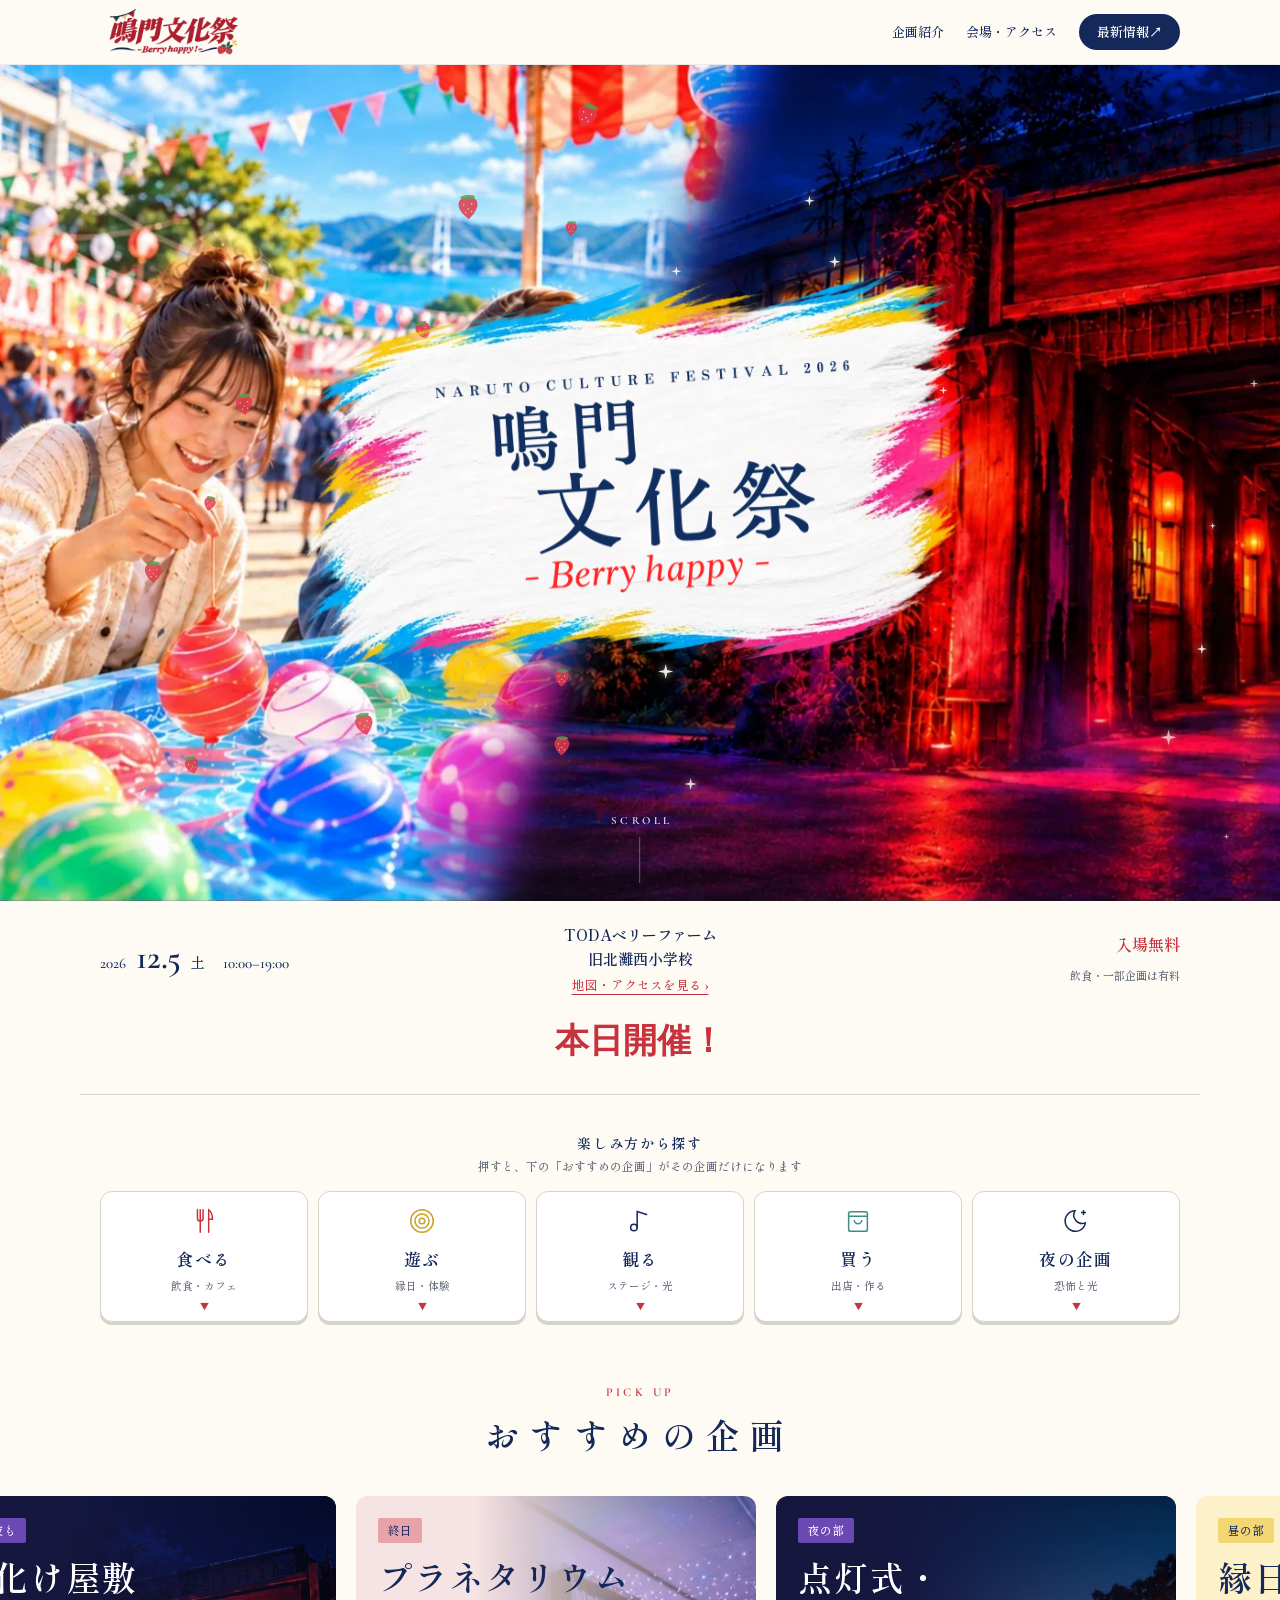
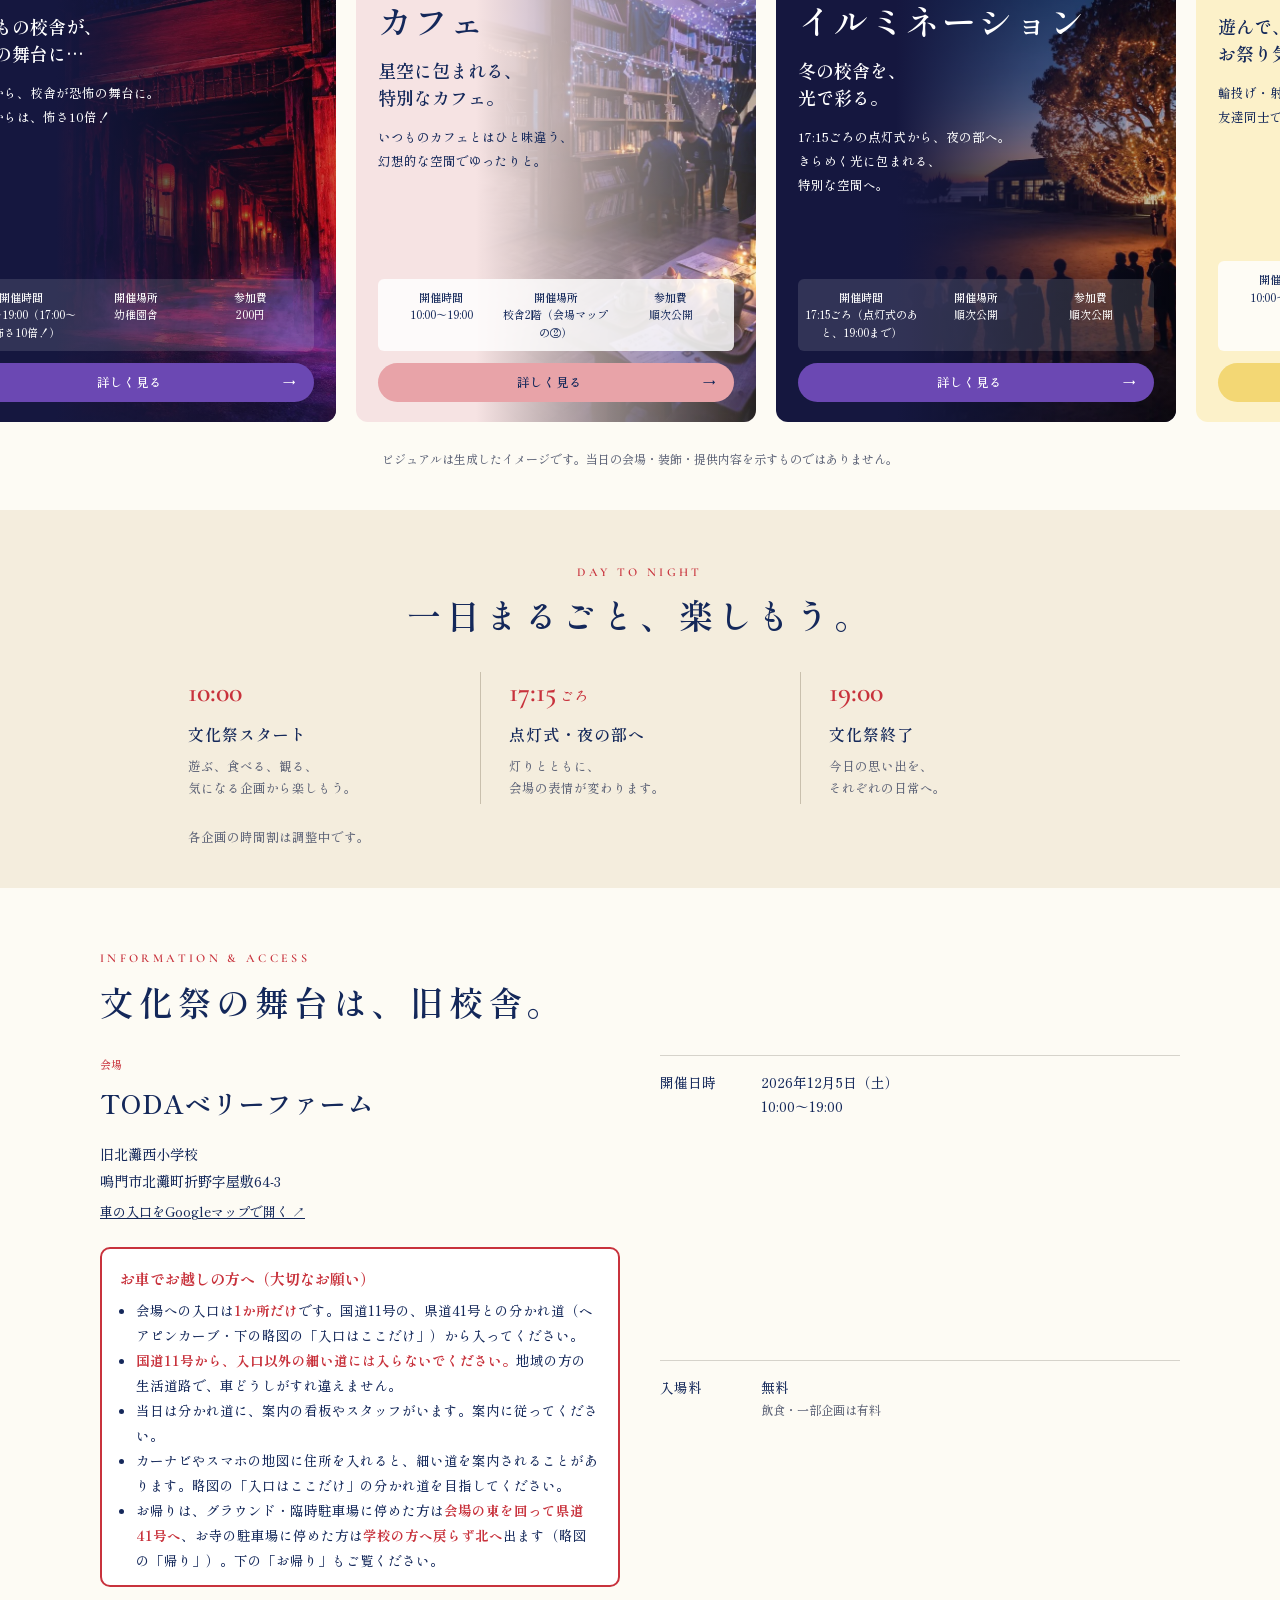
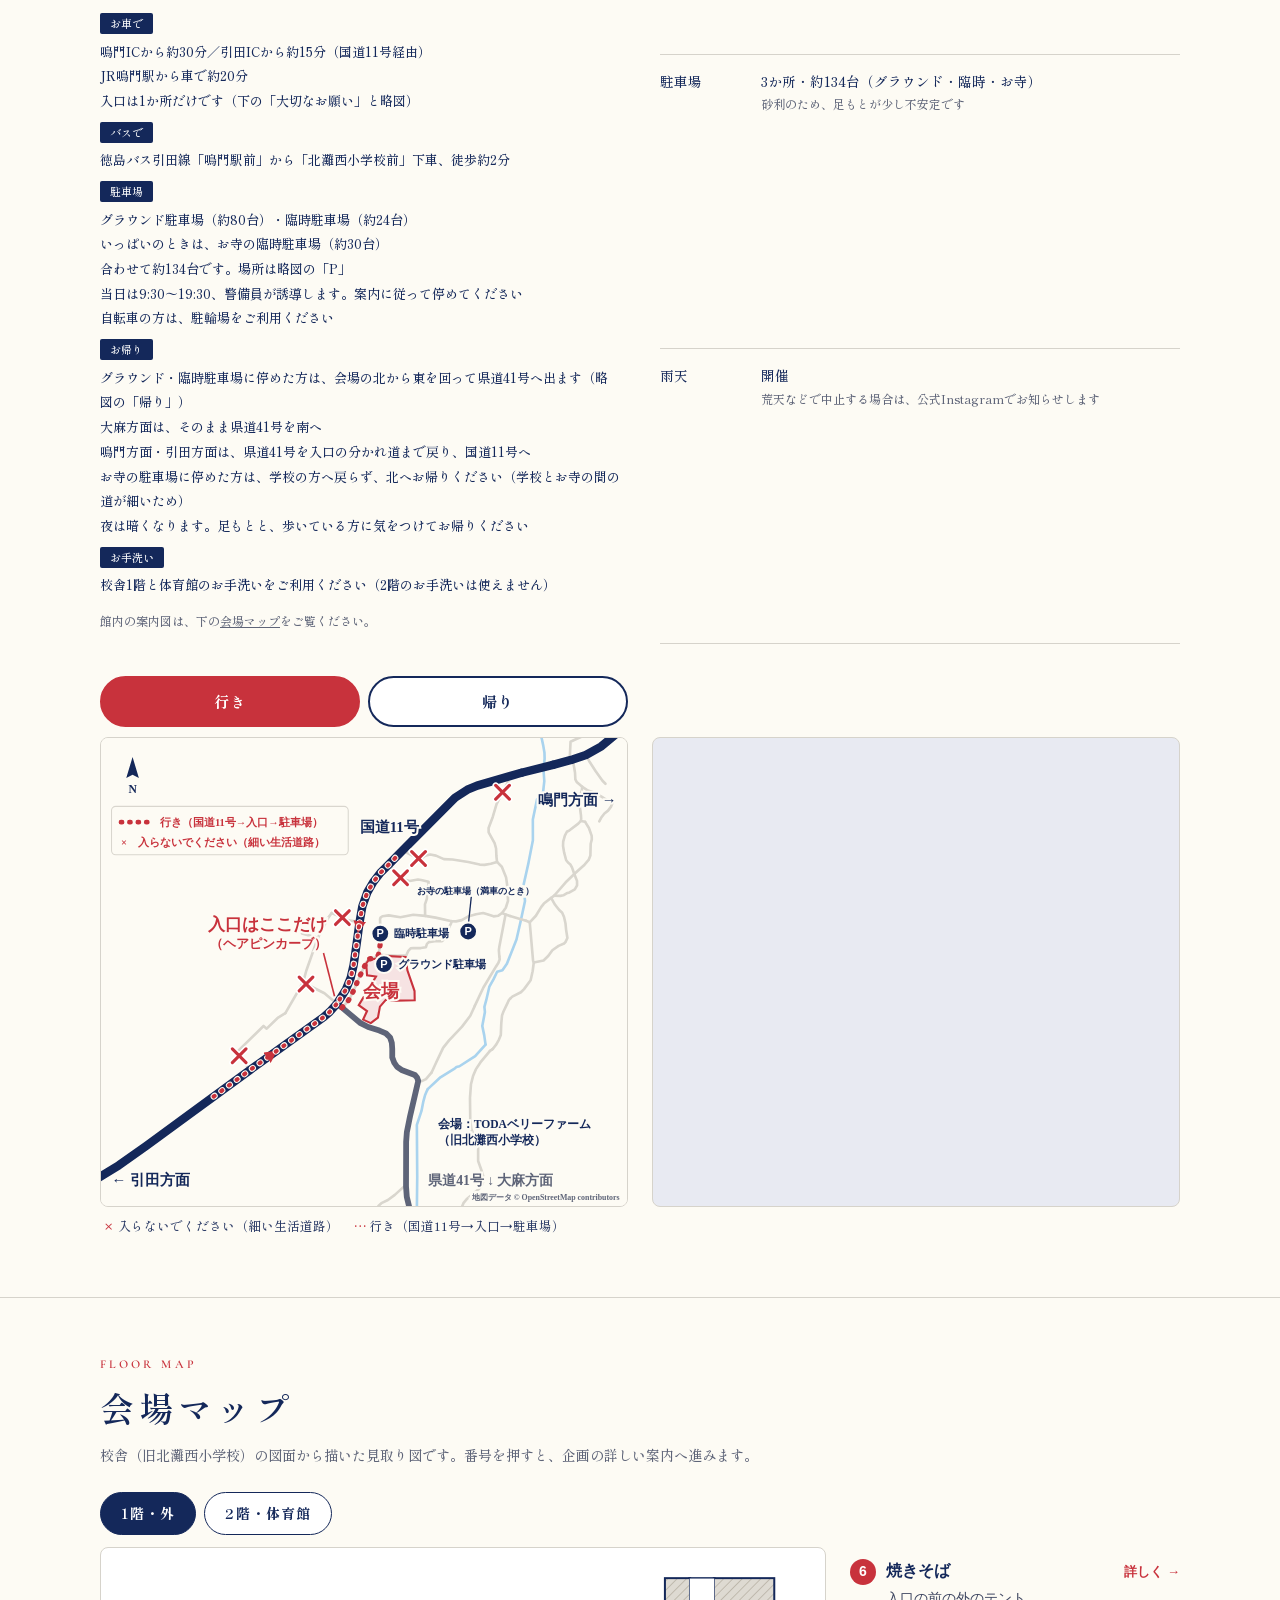
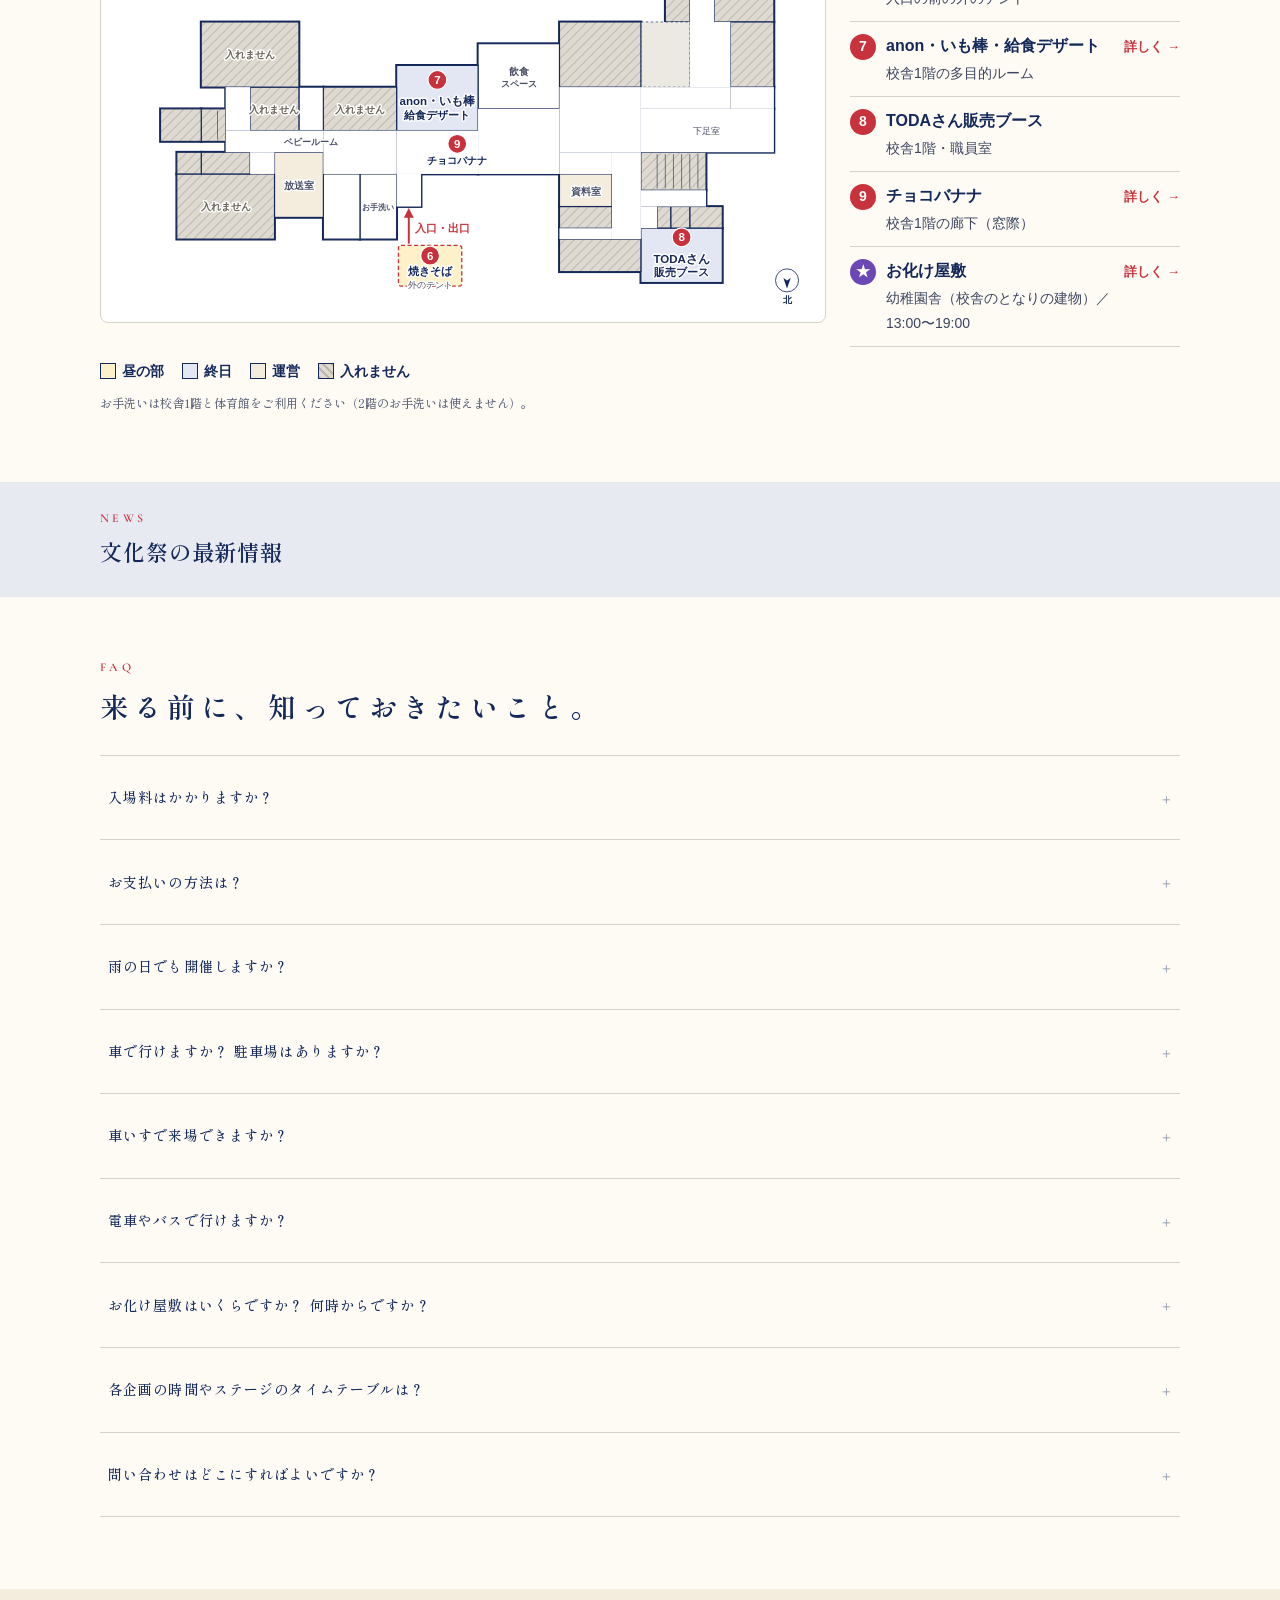
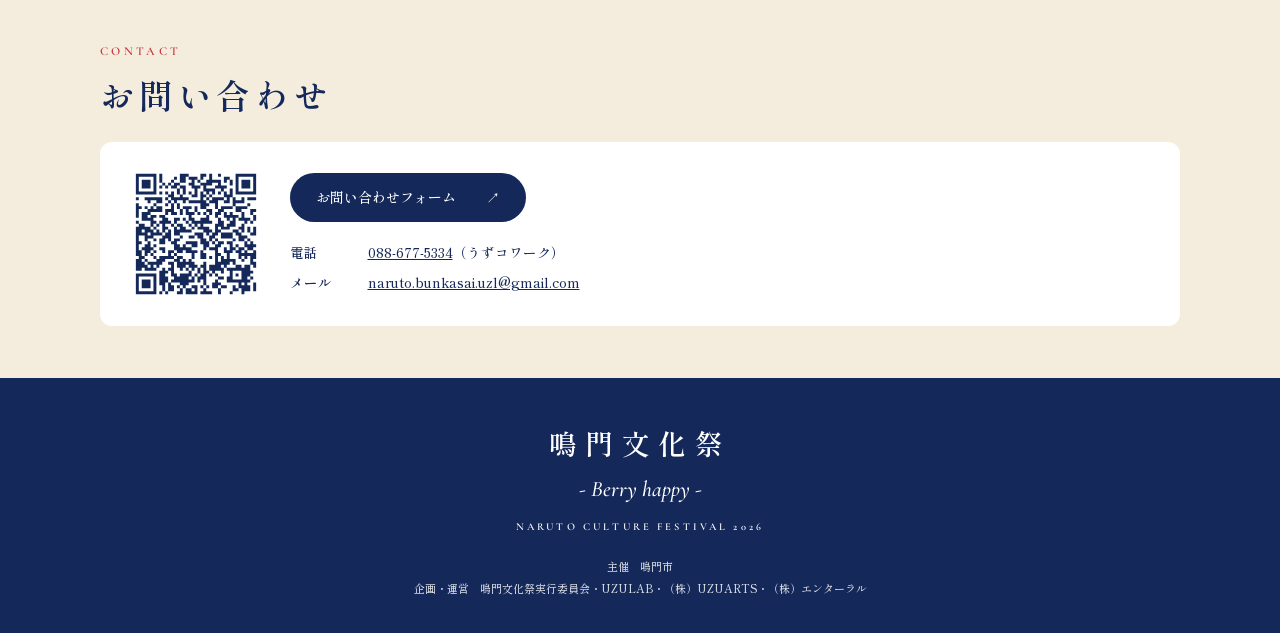
<file: index.html>
<!doctype html>
<html lang="ja">
<head>
<meta charset="utf-8">
<meta name="viewport" content="width=device-width, initial-scale=1">
<script>document.documentElement.classList.add("js");</script>
<title>鳴門文化祭 -Berry happy- | 2026.12.5（土）鳴門市北灘・TODAベリーファーム</title>
<meta name="description" content="鳴門市主催の文化祭「鳴門文化祭 -Berry happy-」。2026年12月5日（土）10:00〜19:00、鳴門市北灘町のTODAベリーファーム（旧北灘西小学校）で開催。昼は縁日、お化け屋敷は13:00から（17:00からは怖さ10倍）、夜はイルミネーション。入場無料。">
<meta property="og:type" content="website">
<meta property="og:title" content="鳴門文化祭 -Berry happy-">
<meta property="og:description" content="2026年12月5日（土）TODAベリーファーム（旧北灘西小学校）で開催。入場無料。">
<meta property="og:url" content="https://naruto-bunkasai.github.io/">
<meta property="og:image" content="https://naruto-bunkasai.github.io/assets/img/ogp.jpg">
<meta property="og:image:width" content="1200">
<meta property="og:image:height" content="630">
<meta property="og:image:alt" content="鳴門文化祭 -Berry happy- 2026.12.5（土）TODAベリーファーム">
<meta property="og:locale" content="ja_JP">
<meta property="og:site_name" content="鳴門文化祭">
<meta name="twitter:card" content="summary_large_image">
<meta name="theme-color" content="#14285A">
<link rel="icon" href="data:image/svg+xml,%3Csvg xmlns='http://www.w3.org/2000/svg' viewBox='0 0 64 64'%3E%3Cpath d='M32 58C18 50 8 38 10 26c1-8 9-12 22-12s21 4 22 12c2 12-8 24-22 32z' fill='%23C8323C'/%3E%3Cpath d='M20 16c4-6 8-6 12-2 4-4 8-4 12 2-6 3-18 3-24 0z' fill='%235E9B4F'/%3E%3C/svg%3E">
<link rel="preconnect" href="https://fonts.googleapis.com">
<link rel="preconnect" href="https://fonts.gstatic.com" crossorigin>
<link href="https://fonts.googleapis.com/css2?family=Cormorant+Garamond:ital,wght@0,600;1,500&family=Shippori+Mincho:wght@500;600;700&display=swap" rel="stylesheet">
<style>
  /*
    晴菜さんのCanvaのデザイン案（2026-11-06に広報班OK）を組んだもの。
    - 「おすすめの企画」は、企画カードがゆっくり横に流れ続ける一覧（下の KIKAKU を書き換えると増減する。のちにシートから読む）
    - 「気になる体験を、もうひとつ」の節は、横スクロールの一覧に含めたので置いていない
    - FAQはトグル（details 要素）
    - キービジュアルは背景・筆の跡・タイトルの3枚を重ね、読み込み時に動かす（2026-11-07）
    - 2026-11-17：企画カードの中身を assets/kikaku.js に移し、晴菜さんの企画ページの型（kikaku/）とつないだ。
      文言はチラシの完成版（11/16）にそろえ、ロゴ・問い合わせ・学生ボランティア募集・点灯式の時刻・交通案内・主催を足した（11/16の打ち合わせ）
    - 2026-11-17（4回目）：車の入口は1か所だけ（11/16 佐藤さん）を「大切なお願い」と略図（assets/img/access-map.svg、tools/make_access_map.py で作る）で伝える
    - 2026-11-17（3回目）：ヘッダーを画面上に貼り付け、スマホでも「アクセス」を出す。会場名の下にアクセスへのリンク。共有の画像（ogp.jpg）。荒天の知らせ方。ボランティアは最新の申込フォームへ
    - 2026-11-17（2回目）：「楽しみ方から探す」で企画をしぼるボタン、地図の埋め込み、FAQを9問に、問い合わせを独立の節に。ロゴはドライブの最新版（11/16）
  */
  :root {
    --navy: #14285A;
    --navy-soft: #2B3B66;
    --red: #C8323C;
    --cream: #FDFBF4;
    --beige: #F4EDDD;
    --mist: #E8EAF2;
    --line: #D6D3CB;
    --muted: #5E6478;
    --day: #F3D774;
    --day-bg: #FCF1C9;
    --night: #6B48B3;
    --night-bg: #15173F;
    --serif: "Shippori Mincho", "Hiragino Mincho ProN", "Yu Mincho", serif;
    --latin: "Cormorant Garamond", "Times New Roman", serif;
  }
  * { box-sizing: border-box; }
  html { scroll-behavior: smooth; -webkit-text-size-adjust: 100%; }
  @media (prefers-reduced-motion: reduce) { html { scroll-behavior: auto; } }
  body {
    margin: 0;
    background: var(--cream);
    color: var(--navy);
    font-family: var(--serif);
    font-weight: 500;
    line-height: 1.8;
    overflow-x: hidden;
  }
  a { color: inherit; }
  img { display: block; max-width: 100%; }
  .wrap { width: 100%; max-width: 1120px; margin: 0 auto; padding: 0 20px; }
  .eyebrow {
    display: block;
    font-family: var(--latin);
    font-weight: 600;
    font-size: 12px;
    letter-spacing: .28em;
    color: var(--red);
    text-transform: uppercase;
  }
  .heading {
    margin: 6px 0 0;
    font-weight: 600;
    font-size: clamp(24px, 4.4vw, 34px);
    letter-spacing: .14em;
    line-height: 1.5;
  }
  .center { text-align: center; }
  .note { font-size: 12px; color: var(--muted); }
  .sr-only {
    position: absolute; width: 1px; height: 1px; overflow: hidden;
    clip: rect(0 0 0 0); white-space: nowrap;
  }

  /* ヘッダー */
  /* ヘッダーは画面の上に貼り付ける。スマホでも「アクセス」「最新情報」を文字のボタンで出す（2026-11-17、案1） */
  .site-header { position: sticky; top: 0; z-index: 30; background: rgba(253,251,244,.96); backdrop-filter: blur(6px); border-bottom: 1px solid rgba(20,40,90,.08); }
  section[id] { scroll-margin-top: 64px; }
  .gnav .pill-line { display: none; border: 1px solid var(--navy); padding: 5px 14px; border-radius: 999px; font-weight: 600; }
  .site-header .wrap {
    display: flex; align-items: center; justify-content: space-between;
    height: 64px;
  }
  .logo { display: block; line-height: 0; text-decoration: none; }
  .logo img { height: 46px; width: auto; }
  .gnav { display: flex; align-items: center; gap: 22px; font-size: 13px; }
  .gnav a { text-decoration: none; }
  .gnav .pill {
    background: var(--navy); color: #fff;
    padding: 6px 18px; border-radius: 999px; font-weight: 600;
  }
  @media (max-width: 640px) {
    .gnav { gap: 8px; font-size: 12.5px; }
    .gnav .text-link { display: none; }
    .gnav .pill-line { display: block; }
    .gnav .pill { padding: 6px 14px; }
    .logo img { height: 36px; }
  }

  /* キービジュアル */
  /*
    背景・筆の跡・タイトルの3枚を重ねる。位置は元の1枚絵（2000×867）から割り出した値で、
    筆の跡とタイトルの位置関係は元のまま、まとめて左右の中央へ寄せた（元は58pxほど左にずれていた）。
      筆の跡: 幅 974/2000 = 48.7%、上端 25/867 = 2.88%
      タイトル（筆の跡の中）: 左 188/974 = 19.30%、上 130/574 = 22.65%、幅 606/974 = 62.22%
  */
  /*
    PC・タブレット：開いたときに画面いっぱい（ヘッダーの下から画面の下端まで）に出す。
    背景は画面の形に合わせて左右を切り、筆の跡とタイトルは画面の中央に置く。
    筆の跡の幅は、画面の幅の52%と、高さに収まる大きさ（高さの約62%）の小さい方。
    縦長の画面で背景を切りすぎないよう、高さは幅の2/3までにする。
  */
  .hero {
    position: relative; overflow: hidden; background: #2a1d3a;
    height: calc(100svh - 64px); min-height: 420px; max-height: calc(100vw / 1.5);
  }
  .hero .bg { position: absolute; inset: 0; width: 100%; height: 100%; object-fit: cover; object-position: 50% 50%; }
  .hero .mark {
    position: absolute; left: 50%; top: 50%;
    width: min(52vw, (100svh - 64px) * 1.05, 980px);
    transform: translate(-50%, -54%);
  }
  .hero .brush { display: block; width: 100%; height: auto; }
  .hero .title { position: absolute; left: 19.30%; top: 22.65%; width: 62.22%; height: auto; }
  /* タブレットの縦向きなど幅の狭い画面では、筆の跡を大きめに */
  @media (min-width: 641px) and (max-width: 960px) {
    .hero .mark { width: min(72vw, (100svh - 64px) * 1.05); }
  }
  /* スマホは横長のままだと文字が小さすぎるので、高さを足して筆の跡を大きく出す */
  @media (max-width: 640px) {
    .hero { height: auto; min-height: 0; max-height: none; aspect-ratio: 4 / 3; }
    .hero .mark { width: 92%; transform: translate(-50%, -50%); }
  }

  /* 読み込み時の演出：背景がゆっくり寄り、筆の跡がはじけるように出て、タイトルが跳ねて乗る */
  .js .hero .bg, .js .hero .brush, .js .hero .title { opacity: 0; }
  .hero.ready .bg { animation: hero-bg 1.8s cubic-bezier(.2,.7,.2,1) both; }
  .hero.ready .brush { animation: hero-pop .8s cubic-bezier(.3,1.6,.5,1) .35s both; transform-origin: 50% 55%; }
  .hero.ready .title { animation: hero-title .7s cubic-bezier(.3,1.7,.5,1) .85s both; transform-origin: 50% 60%; }
  @keyframes hero-bg { from { opacity: 0; transform: scale(1.08); } to { opacity: 1; transform: scale(1); } }
  @keyframes hero-pop {
    0% { opacity: 0; transform: scale(.25) rotate(-8deg); }
    60% { opacity: 1; }
    100% { opacity: 1; transform: scale(1) rotate(0); }
  }
  @keyframes hero-title {
    0% { opacity: 0; transform: translateY(14%) scale(.7); }
    100% { opacity: 1; transform: translateY(0) scale(1); }
  }
  @media (prefers-reduced-motion: reduce) {
    .js .hero .bg, .js .hero .brush, .js .hero .title { opacity: 1; animation: none !important; }
  }

  /* 開催情報の帯 */
  .info-bar .wrap {
    display: grid; grid-template-columns: 1fr auto 1fr; align-items: center;
    gap: 16px; padding-top: 22px; padding-bottom: 22px;
    border-bottom: 1px solid var(--line);
  }
  .info-bar p { margin: 0; }
  .date { display: flex; align-items: baseline; gap: 10px; white-space: nowrap; }
  .date .y { font-family: var(--latin); font-size: 15px; }
  .date .md { font-family: var(--latin); font-weight: 600; font-size: 34px; line-height: 1; }
  .date .dow { font-size: 14px; }
  .date .time { font-family: var(--latin); font-size: 15px; margin-left: 8px; }
  .venue { text-align: center; font-weight: 600; font-size: 15px; line-height: 1.6; }
  .venue .to-access { display: block; margin-top: 4px; font-size: 12.5px; font-weight: 500; color: var(--red); text-underline-offset: 4px; }
  .fee { text-align: right; }
  .fee strong { display: block; color: var(--red); font-weight: 600; font-size: 16px; }
  .fee small { font-size: 11px; color: var(--muted); }
  @media (max-width: 720px) {
    .info-bar .wrap { grid-template-columns: 1fr; text-align: center; gap: 8px; }
    .date { justify-content: center; flex-wrap: wrap; }
    .fee { text-align: center; }
  }

  /* 楽しみ方から探す：押すと、おすすめの企画をその楽しみ方の企画だけにしぼる */
  .cats { padding: 36px 0 4px; }
  .cats .lead { text-align: center; margin: 0 0 14px; font-size: 14px; font-weight: 600; letter-spacing: .12em; }
  .cats .lead small { display: block; font-size: 11.5px; font-weight: 500; letter-spacing: 0; color: var(--muted); }
  .cats ul { list-style: none; margin: 0; padding: 0; display: grid; grid-template-columns: repeat(5, 1fr); gap: 10px; }
  .cats button {
    width: 100%; height: 100%; display: flex; flex-direction: column; align-items: center; gap: 2px;
    font: inherit; color: inherit; cursor: pointer;
    padding: 14px 4px 10px; background: #fff; border: 1px solid var(--line); border-radius: 12px;
    box-shadow: 0 3px 0 var(--line); transition: transform .15s, box-shadow .15s, border-color .15s;
  }
  .cats button:hover { border-color: var(--navy); }
  .cats button:active { transform: translateY(2px); box-shadow: 0 1px 0 var(--line); }
  .cats button[aria-pressed="true"] { border-color: var(--red); box-shadow: 0 3px 0 var(--red); }
  .cats svg { width: 30px; height: 30px; margin-bottom: 6px; }
  .cats b { font-weight: 600; font-size: 17px; letter-spacing: .08em; }
  .cats small { font-size: 10.5px; color: var(--muted); }
  .cats .go { margin-top: 4px; font-size: 9px; line-height: 1; color: var(--red); }
  @media (max-width: 560px) {
    .cats ul { gap: 6px; }
    .cats button { padding: 10px 2px 8px; border-radius: 10px; }
    .cats svg { width: 24px; height: 24px; }
    .cats b { font-size: 13px; letter-spacing: 0; }
    .cats small { font-size: 9.5px; }
    .cats .go { font-size: 8px; }
  }
  .filter-state { text-align: center; margin: 10px 0 0; font-size: 13px; }
  .filter-state[hidden] { display: none; }
  .filter-state button { margin-left: 10px; font: inherit; font-size: 12px; cursor: pointer; background: none; border: 1px solid var(--navy); border-radius: 999px; padding: 3px 14px; color: var(--navy); }

  /* おすすめの企画（横に流れるカード） */
  .pickup { padding: 56px 0 40px; }
  .pickup .heading { letter-spacing: .3em; }
  .marquee {
    margin-top: 20px;
    overflow-x: auto;
    scrollbar-width: none;
    -webkit-overflow-scrolling: touch;
    cursor: grab;
  }
  .marquee::-webkit-scrollbar { display: none; }
  .marquee:active { cursor: grabbing; }
  .track { display: flex; gap: 20px; padding: 16px 20px 36px; width: max-content; }
  .track[data-loop="0"] { margin: 0 auto; }
  .kcard {
    position: relative;
    flex: 0 0 auto;
    width: min(78vw, 400px);
    min-height: 420px;
    border-radius: 12px;
    overflow: hidden;
    display: flex; flex-direction: column;
    padding: 22px 22px 20px;
    text-decoration: none;
    isolation: isolate;
  }
  .kcard .bg {
    position: absolute; inset: 0 0 0 30%; z-index: -1;
    background-size: cover; background-position: center;
  }
  .kcard.day { background: var(--day-bg); color: var(--navy); }
  .kcard.day .bg::after {
    content: ""; position: absolute; inset: 0;
    background: linear-gradient(90deg, var(--day-bg) 0%, rgba(252,241,201,.6) 45%, rgba(252,241,201,.15));
  }
  .kcard.night { background: var(--night-bg); color: #fff; }
  .kcard.night .bg::after {
    content: ""; position: absolute; inset: 0;
    background: linear-gradient(90deg, var(--night-bg) 0%, rgba(21,23,63,.6) 45%, rgba(21,23,63,.2));
  }
  /* 昼も夜も（お化け屋敷：昼は脱出ゲーム）。色は夜の部と同じ */
  .kcard.daynight { background: var(--night-bg); color: #fff; }
  .kcard.daynight .bg::after {
    content: ""; position: absolute; inset: 0;
    background: linear-gradient(90deg, var(--night-bg) 0%, rgba(21,23,63,.6) 45%, rgba(21,23,63,.2));
  }
  .daynight .tag { background: var(--night); color: #fff; }
  .daynight .meta { background: rgba(255,255,255,.12); }
  .daynight .more { background: var(--night); }
  .kcard.allday { background: #F6E3E3; color: var(--navy); }
  .kcard.allday .bg::after {
    content: ""; position: absolute; inset: 0;
    background: linear-gradient(90deg, #F6E3E3 0%, rgba(246,227,227,.6) 45%, rgba(246,227,227,.15));
  }
  .tag {
    align-self: flex-start;
    font-size: 11.5px; padding: 2px 10px; border-radius: 2px;
  }
  .day .tag { background: var(--day); }
  .night .tag { background: var(--night); color: #fff; }
  .allday .tag { background: #E8A3A8; }
  .kcard h3 { margin: 12px 0 0; font-weight: 600; font-size: 34px; letter-spacing: .06em; line-height: 1.3; }
  .kcard .catch { margin: 14px 0 0; font-weight: 600; font-size: 18px; line-height: 1.5; }
  .kcard .desc { margin: 14px 0 18px; font-size: 12.5px; line-height: 1.9; }
  .kcard .meta {
    margin: auto 0 0; padding: 10px 6px;
    display: grid; grid-template-columns: repeat(3, 1fr);
    border-radius: 6px; font-size: 11px; text-align: center; line-height: 1.6;
  }
  .day .meta, .allday .meta { background: rgba(255,255,255,.82); }
  .night .meta { background: rgba(255,255,255,.12); }
  .meta dt { font-weight: 600; }
  .meta dd { margin: 0; }
  .kcard .more {
    margin-top: 12px; display: flex; justify-content: space-between; align-items: center;
    padding: 8px 18px; border-radius: 999px; font-size: 12.5px; font-weight: 600;
  }
  .kcard .more span:first-child { flex: 1; text-align: center; }
  .day .more { background: var(--day); }
  .night .more { background: var(--night); }
  .allday .more { background: #E8A3A8; }
  .kcard:focus-visible { outline: 3px solid var(--red); outline-offset: 3px; }
  .pickup .note { margin: -10px 20px 0; }

  /* 一日の流れ */
  .flow { background: var(--beige); padding: 52px 0 40px; }
  .flow ol {
    list-style: none; margin: 32px auto 0; padding: 0; max-width: 960px;
    display: grid; grid-template-columns: repeat(3, 1fr);
  }
  .flow li { padding: 4px 28px; border-left: 1px solid #C9C0AD; }
  .flow li:first-child { border-left: 0; }
  .flow .t { font-family: var(--latin); font-weight: 600; font-size: 28px; color: var(--red); line-height: 1.2; }
  .flow .t.ja, .flow .t small.ja { font-family: var(--serif); font-weight: 500; }
  .flow .t small.ja { font-size: 14px; margin-left: 4px; }
  .flow h3 { margin: 10px 0 6px; font-weight: 600; font-size: 16px; letter-spacing: .06em; }
  .flow p { margin: 0; font-size: 12.5px; color: var(--muted); }
  .flow .note { max-width: 960px; margin: 22px auto 0; padding: 0 28px; }
  @media (max-width: 720px) {
    .flow ol { grid-template-columns: 1fr; gap: 22px; }
    .flow li { border-left: 0; border-top: 1px solid #C9C0AD; padding: 18px 4px 0; }
    .flow li:first-child { border-top: 0; padding-top: 0; }
    .flow .note { padding: 0 4px; }
  }

  /* 会場とアクセス */
  .access { padding: 60px 0; }
  .access .cols { display: grid; grid-template-columns: 1fr 1fr; gap: 40px; margin-top: 28px; }
  .access .place-label { font-size: 11px; color: var(--red); }
  .access .place { margin: 6px 0 14px; font-weight: 600; font-size: 26px; letter-spacing: .04em; }
  .access address { font-style: normal; font-size: 14px; line-height: 1.9; }
  .access table { width: 100%; border-collapse: collapse; font-size: 13.5px; }
  .access th, .access td { border-top: 1px solid var(--line); border-bottom: 1px solid var(--line); padding: 14px 0; text-align: left; vertical-align: top; }
  .access th { width: 7.5em; font-weight: 500; }
  .access td small { display: block; font-size: 12px; color: var(--muted); }
  .access .map { display: inline-block; margin-top: 6px; font-size: 13px; }
  .access .how { margin: 18px 0 0; font-size: 13px; line-height: 1.9; }
  .access .how dt { display: inline-block; margin-top: 8px; background: var(--navy); color: #fff; font-size: 11px; padding: 0 10px; border-radius: 2px; }
  .access .how dd { margin: 4px 0 0; }
  .access .car-note { margin-top: 22px; border: 2px solid var(--red); border-radius: 10px; background: #fff; padding: 16px 18px 12px; }
  .access .car-note .h { margin: 0 0 6px; color: var(--red); font-weight: 700; font-size: 15px; }
  .access .car-note ul { margin: 0; padding-left: 1.2em; font-size: 13.5px; line-height: 1.85; }
  .access .car-note b { color: var(--red); }
  .access .routemap { margin: 32px 0 0; }
  .access .routemap img { width: 100%; height: auto; border: 1px solid var(--line); border-radius: 8px; }
  .access .routemap figcaption { margin-top: 8px; font-size: 12.5px; color: var(--navy-soft); }
  .access .routemap .k { display: inline-block; width: 1.4em; text-align: center; font-weight: 700; color: var(--red); }
  .ico-star { display: inline-block; width: 1.15em; height: 1.15em; vertical-align: -0.2em; }
  .access .mapbox { margin-top: 20px; border-radius: 8px; overflow: hidden; border: 1px solid var(--line); aspect-ratio: 16 / 9; background: var(--mist); }
  .access .mapbox iframe { display: block; width: 100%; height: 100%; border: 0; }
  @media (max-width: 720px) { .access .mapbox { aspect-ratio: 4 / 3; } }
  @media (max-width: 720px) { .access .cols { grid-template-columns: 1fr; gap: 28px; } }
  /* 2026-11-21：PCで略図が大きすぎて一度に見えなかった（本人）。PCでは略図とGoogleマップを横に並べ、スマホでは縦に積む */
  /* 略図の行き・帰りのタブ（2026-11-21） */
  .access .route-tabs { display: none; gap: 8px; margin-bottom: 10px; }
  .js .access .route-tabs { display: flex; }
  .access .route-tabs button { flex: 1; padding: 10px 0; font: inherit; font-size: 15px; font-weight: 700; letter-spacing: .1em; border: 2px solid var(--navy); border-radius: 999px; background: #fff; color: var(--navy); cursor: pointer; }
  .access .route-tabs button[aria-selected="true"] { background: var(--navy); color: #fff; }
  .access .route-tabs #route-tab-go[aria-selected="true"] { background: var(--red); border-color: var(--red); }
  .access .route-tabs #route-tab-back[aria-selected="true"] { background: #6B48B3; border-color: #6B48B3; }
  .access .route-tabs button:focus-visible { outline: 3px solid var(--day); outline-offset: 2px; }
  .access .route-panel + .route-panel { margin-top: 20px; }
  .js .access .route-panel { display: none; margin-top: 0; }
  .js .access .route-panel.is-active { display: block; }
  /* 2026-11-21：タブと注釈の分だけ略図が下がり、横のGoogleマップと高さがずれて見えた（本人）。
     タブ・略図・注釈・Googleマップを同じ格子に並べ、略図とGoogleマップを同じ段（同じ高さ）に置く */
  .js .access .maps { grid-template-columns: minmax(0, 1fr) minmax(0, 1fr); grid-template-areas: "tabs ." "img map" "cap ."; row-gap: 0; }
  .js .access .maps .routemap { display: contents; }
  .js .access .maps .route-tabs { grid-area: tabs; }
  .js .access .maps .route-panel.is-active { display: contents; }
  .js .access .maps .route-panel img { grid-area: img; }
  .js .access .maps .route-panel .cap { grid-area: cap; }
  .js .access .maps .mapbox { grid-area: map; aspect-ratio: auto; height: 100%; }
  @media (max-width: 720px) {
    .js .access .maps { grid-template-columns: minmax(0, 1fr); grid-template-areas: "tabs" "img" "cap" "map"; }
    .js .access .maps .mapbox { aspect-ratio: 4 / 3; height: auto; margin-top: 20px; }
  }
  .access .routemap .cap { margin: 8px 0 0; font-size: 12.5px; color: var(--navy-soft); }
  .access .maps { margin-top: 32px; display: grid; grid-template-columns: 1fr 1fr; gap: 24px; align-items: start; }
  .access .maps .routemap { margin: 0; }
  .access .maps .mapbox { margin-top: 0; aspect-ratio: 1000 / 890; }
  @media (max-width: 720px) { .access .maps { grid-template-columns: 1fr; gap: 20px; } .access .maps .mapbox { aspect-ratio: 4 / 3; } }

  /* 学生ボランティア募集（締切の11/21を過ぎたらJSが隠す） */
  .volunteer { background: #F6E3E3; padding: 34px 0; }
  .volunteer .wrap { display: grid; grid-template-columns: 1.1fr 1.4fr auto; gap: 24px; align-items: center; }
  .volunteer h2 { margin: 2px 0 0; font-weight: 600; font-size: 22px; letter-spacing: .04em; }
  .volunteer .due { display: inline-block; margin-top: 6px; background: var(--red); color: #fff; font-size: 12px; padding: 2px 12px; }
  .volunteer ul { margin: 0; padding-left: 1.2em; font-size: 13px; line-height: 1.9; }
  .volunteer .btn {
    display: flex; justify-content: space-between; align-items: center; gap: 30px;
    background: var(--red); color: #fff; text-decoration: none;
    padding: 12px 24px; border-radius: 999px; font-size: 14px;
  }
  .volunteer[hidden] { display: none; }
  @media (max-width: 720px) { .volunteer .wrap { grid-template-columns: 1fr; gap: 14px; } }

  /* お問い合わせ */
  .contact { background: var(--beige); padding: 52px 0; }
  .contact .box { display: grid; grid-template-columns: auto 1fr; gap: 28px; align-items: center; margin-top: 22px; background: #fff; border-radius: 12px; padding: 26px 30px; }
  .contact .qr { width: 132px; height: 132px; }
  .contact .btn {
    display: inline-flex; justify-content: space-between; align-items: center; gap: 30px;
    background: var(--navy); color: #fff; text-decoration: none; padding: 12px 26px; border-radius: 999px; font-size: 14px;
  }
  .contact dl { margin: 18px 0 0; display: grid; grid-template-columns: 5em 1fr; gap: 6px 10px; font-size: 13.5px; }
  .contact dt { font-weight: 600; }
  .contact dd { margin: 0; }
  @media (max-width: 720px) {
    .contact .box { grid-template-columns: 1fr; padding: 22px 20px; }
    .contact .qr { display: none; }
    .contact .btn { width: 100%; }
  }

  /* 最新情報 */
  .news { background: var(--mist); padding: 26px 0; }
  .news .wrap { display: grid; grid-template-columns: 1fr 1fr auto; align-items: center; gap: 20px; }
  .news h2 { margin: 2px 0 0; font-weight: 600; font-size: 22px; letter-spacing: .04em; }
  .news p { margin: 0; font-size: 13px; color: var(--navy-soft); }
  .news .btn {
    display: flex; justify-content: space-between; align-items: center; gap: 40px;
    background: var(--navy); color: #fff; text-decoration: none;
    padding: 12px 24px; border-radius: 999px; font-size: 14px; min-width: 260px;
  }
  @media (max-width: 720px) {
    .news .wrap { grid-template-columns: 1fr; }
    .news .btn { min-width: 0; }
  }

  /* FAQ（トグル） */
  .faq { padding: 60px 0 72px; }
  .faq .heading { letter-spacing: .2em; font-size: clamp(20px, 3.6vw, 28px); }
  @media (max-width: 480px) { .faq .heading { letter-spacing: .06em; } }
  .faq .list { margin-top: 28px; border-top: 1px solid var(--line); }
  .faq details { border-bottom: 1px solid var(--line); }
  .faq summary {
    list-style: none; cursor: pointer;
    display: flex; justify-content: space-between; align-items: center; gap: 16px;
    padding: 22px 8px; font-size: 14px; letter-spacing: .08em;
  }
  .faq summary::-webkit-details-marker { display: none; }
  .faq summary::after { content: "+"; font-family: var(--latin); font-size: 22px; color: #9aa0b2; transition: transform .2s; }
  .faq details[open] summary::after { transform: rotate(45deg); }
  .faq .a { padding: 0 8px 22px; font-size: 13.5px; color: var(--navy-soft); }
  .faq .a p { margin: 0; }

  /* フッター */
  .site-footer { background: var(--navy); color: #fff; text-align: center; padding: 40px 20px 34px; }
  .site-footer .name { font-weight: 600; font-size: 28px; letter-spacing: .3em; }
  .site-footer .sub { font-family: var(--latin); font-style: italic; font-size: 22px; margin-top: 2px; }
  .site-footer .en { font-family: var(--latin); font-weight: 600; font-size: 10.5px; letter-spacing: .3em; margin-top: 8px; text-transform: uppercase; }
  .site-footer .org { margin-top: 18px; font-size: 11px; line-height: 2; opacity: .85; }

  /* ===== 本番に入れる演出（2・3・7） ===== */

  /* 2. 画面に入ったときに、少し下からふわっと出る（JSが data-reveal を付け、見えたら is-in を足す） */
  .js [data-reveal] { opacity: 0; transform: translateY(18px); transition: opacity .8s ease, transform .8s cubic-bezier(.2,.7,.2,1); transition-delay: var(--d, 0s); }
  .js [data-reveal].is-in { opacity: 1; transform: none; }

  /* 3. スクロールの案内（画面いっぱいのバナーの下端） */
  .scroll-cue {
    position: absolute; left: 50%; bottom: 18px; transform: translateX(-50%);
    display: flex; flex-direction: column; align-items: center; gap: 6px;
    color: #fff; text-decoration: none; font-family: var(--latin); font-weight: 600;
    font-size: 11px; letter-spacing: .32em; text-indent: .32em; text-shadow: 0 1px 6px rgba(0,0,0,.45);
    opacity: 0; transition: opacity .8s ease 1.6s;
  }
  .hero.ready .scroll-cue { opacity: .92; }
  .scroll-cue .line { position: relative; width: 1px; height: 46px; background: rgba(255,255,255,.35); overflow: hidden; }
  .scroll-cue .line::after {
    content: ""; position: absolute; left: 0; top: -40%; width: 1px; height: 40%; background: #fff;
    animation: cue 1.8s cubic-bezier(.6,0,.4,1) infinite;
  }
  @keyframes cue { to { top: 100%; } }
  @media (max-width: 640px) { .scroll-cue { display: none; } }

  /* 7. 本番までの日数 */
  .countdown {
    grid-column: 1 / -1; margin: 6px 0 0; text-align: center;
    font-size: 14px; letter-spacing: .12em; color: var(--navy-soft);
  }
  .countdown b { font-family: var(--latin); font-weight: 600; font-size: 34px; color: var(--red); margin: 0 .25em; letter-spacing: 0; display: inline-block; min-width: 1.4em; }
  .countdown[hidden] { display: none; }

  @media (prefers-reduced-motion: reduce) {
    .js [data-reveal] { opacity: 1; transform: none; transition: none; }
    .scroll-cue .line::after { animation: none; top: 30%; }
  }

  /* ===== 本番に入れる演出（4・5・6） ===== */

  /* 4. バナーの奥行き：スクロールすると背景はゆっくり下へ、筆の跡とタイトルは少し上へ（量はJSが入れる） */
  .hero .bg { translate: 0 var(--bgy, 0px); }
  .hero .mark { translate: 0 var(--mky, 0px); }

  /* 5. カードを指すと少し浮き、写真がゆっくり寄る（流れは止めない）。
     浮いた分が一覧の枠で切れないよう、一覧の上下に余白を取ってある（.track の padding） */
  @media (hover: hover) {
    .kcard { transition: transform .4s cubic-bezier(.2,.7,.2,1), box-shadow .4s ease; }
    .kcard .bg { transition: transform 1.4s cubic-bezier(.2,.7,.2,1); }
    .kcard:hover { transform: translateY(-8px); box-shadow: 0 14px 28px rgba(20,40,90,.18); }
    .kcard:hover .bg { transform: scale(1.07); }
  }

  /* 6. いちご（昼の側）とキラキラ（夜の側）：背景と筆の跡のあいだに canvas を重ねる */
  .hero .sparkles { position: absolute; inset: 0; width: 100%; height: 100%; pointer-events: none; }

  @media (prefers-reduced-motion: reduce) {
    .hero .bg, .hero .mark { translate: none; }
    .kcard, .kcard .bg { transition: none; }
    .kcard:hover { transform: none; }
    .kcard:hover .bg { transform: none; }
    .hero .sparkles { display: none; }
  }
  /* 2026-11-26：会場マップ（校舎の見取り図）。SVGは tools/make_floor_map.py が下の目印の間に埋め込む。
     向きはパンフレットの地図と同じ（東が左・南が上）。スマホでは図を横にスクロールし、下の一覧で場所を読む */
  .floor { padding: 56px 0; background: var(--cream); border-top: 1px solid var(--line); }
  .floor .lead { margin: 10px 0 0; font-size: 14px; color: var(--muted); }
  .floor-tabs { display: flex; gap: 8px; margin: 24px 0 12px; }
  .floor-tabs button { padding: 8px 20px; font: inherit; font-size: 14px; font-weight: 700; letter-spacing: .08em; border: 1.5px solid var(--navy); border-radius: 999px; background: #fff; color: var(--navy); cursor: pointer; }
  .floor-tabs button[aria-selected="true"] { background: var(--navy); color: #fff; }
  .floor-tabs button:focus-visible { outline: 3px solid var(--day); outline-offset: 2px; }
  .floor-tabs { display: none; }
  .js .floor-tabs { display: flex; }
  .floor-panel + .floor-panel { margin-top: 28px; }
  .js .floor-panel { display: none; margin-top: 0; }
  .js .floor-panel.is-active { display: grid; }
  .floor-panel { display: grid; grid-template-columns: minmax(0, 2.2fr) minmax(0, 1fr); gap: 24px; align-items: start; }
  .floor-panel h3 { grid-column: 1 / -1; margin: 0; font-size: 15px; font-weight: 700; letter-spacing: .06em; }
  .js .floor-panel h3 { display: none; }
  .floor-panel figure { margin: 0; background: #fff; border: 1px solid var(--line); border-radius: 8px; padding: 10px; overflow-x: auto; }
  /* 2026-11-26（2回目）：本人がスマホで見て、字が細くご高齢の方に読みにくい・入れない部屋が分かりにくい・横スクロールで全体が見えない。
     図と一覧はゴシックの太字にし、PCは横長の図（.wide）、スマホは縦長の図（.tall）を出す */
  .floor-svg { display: block; width: 100%; height: auto; }
  .floor-svg.tall { display: none; }
  .floor-svg a:hover circle, .floor-svg a:focus circle { fill: var(--navy); }
  .floor-panel ol { list-style: none; margin: 0; padding: 0; font-size: 16px; font-family: "Hiragino Sans", "Hiragino Kaku Gothic ProN", "Yu Gothic UI", "Yu Gothic", "Meiryo", sans-serif; }
  .floor-panel li strong { font-weight: 700; }
  .floor-panel li { display: flex; gap: 10px; align-items: baseline; padding: 10px 0; border-bottom: 1px solid var(--line); }
  .floor-panel li .n { flex: none; width: 26px; height: 26px; border-radius: 50%; background: var(--red); color: #fff; font-size: 14px; font-weight: 700; display: grid; place-items: center; }
  .floor-panel li .n.out { background: var(--night); }
  .floor-panel li small { display: block; color: #3D4560; font-size: 14px; font-weight: 500; }
  .floor-panel li a { text-decoration: none; }
  .floor-panel li a:hover strong { text-decoration: underline; }
  .floor-panel li .go { margin-left: auto; color: var(--red); font-size: 13px; font-weight: 700; white-space: nowrap; }
  .floor-legend { display: flex; flex-wrap: wrap; gap: 6px 18px; margin: 12px 0 0; font-size: 14px; font-weight: 700; color: var(--navy); font-family: "Hiragino Sans", "Yu Gothic UI", "Yu Gothic", "Meiryo", sans-serif; }
  .floor-legend i { display: inline-block; width: 16px; height: 16px; border: 1.5px solid var(--navy); vertical-align: -3px; margin-right: 6px; }
  .floor .note { margin-top: 8px; }
  @media (max-width: 720px) {
    .floor-panel { grid-template-columns: minmax(0, 1fr); }
    .floor-svg.wide { display: none; }
    .floor-svg.tall { display: block; max-width: 440px; margin: 0 auto; }
    .floor-panel figure { padding: 6px; overflow: visible; }
  }
</style>
<link rel="canonical" href="https://naruto-bunkasai.github.io/">
<!--
  検索向けの情報（2026-11-19）。正規のURLは github.io（Cloudflareの naruto-bunkasai.pages.dev は同じ中身の写しなので、上の canonical で github.io に寄せる）。
  下はイベントの構造化データ（schema.org の Event）。日時・会場・料金を変えたら、ここも直す。確かめ方：https://search.google.com/test/rich-results
  2026-11-20：Search Consoleの「改善できるアイテム」を受けて、offers.validFrom（HPの本番公開日 11/18）と主催の鳴門市の url を足した。performer（出演者）は決まってから足す。2026-11-27、ステージのタイムスケジュール（ののこさん 11/27 17:17）の出演者で足した
-->
<script type="application/ld+json">
{
  "@context": "https://schema.org",
  "@type": "Event",
  "name": "鳴門文化祭 -Berry happy-",
  "description": "鳴門市主催の文化祭。昼は縁日や模擬店、13:00からお化け屋敷（17:00からは怖さ10倍）、夜はイルミネーション。入場無料（飲食・一部企画は有料）。",
  "startDate": "2026-12-05T10:00:00+09:00",
  "endDate": "2026-12-05T19:00:00+09:00",
  "eventStatus": "https://schema.org/EventScheduled",
  "eventAttendanceMode": "https://schema.org/OfflineEventAttendanceMode",
  "isAccessibleForFree": true,
  "performer": [
    { "@type": "PerformingGroup", "name": "リッチグラム" },
    { "@type": "PerformingGroup", "name": "カピバラノキモチ" },
    { "@type": "MusicGroup", "name": "エンドルユーロ" },
    { "@type": "MusicGroup", "name": "タキーラ" },
    { "@type": "Person", "name": "ゆりな" }
  ],
  "inLanguage": "ja",
  "url": "https://naruto-bunkasai.github.io/",
  "image": ["https://naruto-bunkasai.github.io/assets/img/ogp.jpg"],
  "location": {
    "@type": "Place",
    "name": "TODAベリーファーム（旧北灘西小学校）",
    "address": {
      "@type": "PostalAddress",
      "streetAddress": "北灘町折野字屋敷64-3",
      "addressLocality": "鳴門市",
      "addressRegion": "徳島県",
      "addressCountry": "JP"
    }
  },
  "offers": {
    "@type": "Offer",
    "price": "0",
    "priceCurrency": "JPY",
    "availability": "https://schema.org/InStock",
    "validFrom": "2026-11-18T00:00:00+09:00",
    "url": "https://naruto-bunkasai.github.io/"
  },
  "organizer": [
    { "@type": "GovernmentOrganization", "name": "鳴門市", "url": "https://www.city.naruto.lg.jp/" },
    { "@type": "Organization", "name": "鳴門文化祭実行委員会", "url": "https://naruto-bunkasai.github.io/", "sameAs": ["https://www.instagram.com/naruto_bunkasai/"] }
  ]
}
</script>
</head>
<body>

<header class="site-header">
  <div class="wrap">
    <a class="logo" href="./"><img src="assets/img/logo.webp" alt="鳴門文化祭 -Berry happy!-" width="720" height="240"></a>
    <nav class="gnav" aria-label="ページ内の移動">
      <a class="text-link" href="#pickup">企画紹介</a>
      <a class="text-link" href="#access">会場・アクセス</a>
      <a class="pill-line" href="#access">アクセス</a>
      <a class="pill" href="#news">最新情報↗</a>
    </nav>
  </div>
</header>

<main>
  <section class="hero">
    <h1 class="sr-only">鳴門文化祭 -Berry happy-（NARUTO CULTURE FESTIVAL 2026）</h1>
    <img class="bg" src="assets/img/hero-bg.webp" srcset="assets/img/hero-bg-1000.webp 1000w, assets/img/hero-bg.webp 2000w" sizes="100vw" alt="昼の縁日と夜の旧校舎" width="2000" height="867" fetchpriority="high">
    <canvas class="sparkles" aria-hidden="true"></canvas>
    <div class="mark">
      <img class="brush" src="assets/img/hero-brush.webp" srcset="assets/img/hero-brush-730.webp 730w, assets/img/hero-brush.webp 1453w" sizes="(max-width: 640px) 92vw, (max-width: 960px) 72vw, 52vw" alt="" width="1453" height="856">
      <img class="title" src="assets/img/hero-title.webp" alt="" width="904" height="506">
    </div>
    <a class="scroll-cue" href="#info" aria-label="下へ進む"><span>SCROLL</span><span class="line"></span></a>
  </section>

  <section class="info-bar" id="info" aria-label="開催の概要">
    <div class="wrap">
      <p class="date"><span class="y">2026</span><span class="md">12.5</span><span class="dow">土</span><span class="time">10:00–19:00</span></p>
      <p class="venue">TODAベリーファーム<br>旧北灘西小学校<a class="to-access" href="#access">地図・アクセスを見る ›</a></p>
      <p class="fee"><strong>入場無料</strong><small>飲食・一部企画は有料</small></p>
      <p class="countdown" id="countdown" hidden>開催まで あと<b id="days">0</b>日</p>
    </div>
  </section>

  <section class="cats" aria-label="楽しみ方から探す">
    <div class="wrap">
      <p class="lead">楽しみ方から探す<small>押すと、下の「おすすめの企画」がその企画だけになります</small></p>
      <ul>
        <li><button type="button" data-cat="eat" aria-pressed="false">
          <svg viewBox="0 0 32 32" fill="none" stroke="#C8323C" stroke-width="1.6" stroke-linecap="round" aria-hidden="true"><path d="M9 4v9a3 3 0 0 0 6 0V4M12 4v24M21 28V4c3 2 4 6 4 10h-4"/></svg>
          <b>食べる</b><small>飲食・カフェ</small><span class="go" aria-hidden="true">▼</span></button></li>
        <li><button type="button" data-cat="play" aria-pressed="false">
          <svg viewBox="0 0 32 32" fill="none" stroke="#C9A227" stroke-width="1.6" aria-hidden="true"><circle cx="16" cy="16" r="12"/><circle cx="16" cy="16" r="7.5"/><circle cx="16" cy="16" r="3"/></svg>
          <b>遊ぶ</b><small>縁日・体験</small><span class="go" aria-hidden="true">▼</span></button></li>
        <li><button type="button" data-cat="watch" aria-pressed="false">
          <svg viewBox="0 0 32 32" fill="none" stroke="#14285A" stroke-width="1.6" stroke-linecap="round" aria-hidden="true"><path d="M13 23V6l10 3"/><circle cx="9.5" cy="23" r="3.5"/></svg>
          <b>観る</b><small>ステージ・光</small><span class="go" aria-hidden="true">▼</span></button></li>
        <li><button type="button" data-cat="buy" aria-pressed="false">
          <svg viewBox="0 0 32 32" fill="none" stroke="#3E8E86" stroke-width="1.6" stroke-linejoin="round" aria-hidden="true"><rect x="6" y="6" width="20" height="21" rx="2"/><path d="M6 11h20M12 15a4 4 0 0 0 8 0"/></svg>
          <b>買う</b><small>出店・作る</small><span class="go" aria-hidden="true">▼</span></button></li>
        <li><button type="button" data-cat="night" aria-pressed="false">
          <svg viewBox="0 0 32 32" fill="none" stroke="#14285A" stroke-width="1.6" stroke-linecap="round" aria-hidden="true"><path d="M20 26A11 11 0 1 1 15 5a9 9 0 0 0 11 13 11 11 0 0 1-6 8z"/><path d="M24 5v4M22 7h4"/></svg>
          <b>夜の企画</b><small>恐怖と光</small><span class="go" aria-hidden="true">▼</span></button></li>
      </ul>
    </div>
  </section>

  <section class="pickup" id="pickup" aria-labelledby="pickup-h">
    <div class="wrap center">
      <span class="eyebrow">Pick up</span>
      <h2 class="heading" id="pickup-h">おすすめの企画</h2>
      <p class="filter-state" id="filter-state" hidden><span id="filter-label"></span><button type="button" id="filter-clear">すべて表示</button></p>
    </div>
    <div class="marquee" id="marquee" tabindex="0" aria-label="企画の一覧（横にスクロールできます）">
      <div class="track" id="track"></div>
    </div>
    <p class="note center">ビジュアルは生成したイメージです。当日の会場・装飾・提供内容を示すものではありません。</p>
  </section>

  <section class="flow" id="schedule" aria-labelledby="flow-h">
    <div class="wrap">
      <div class="center">
        <span class="eyebrow">Day to night</span>
        <h2 class="heading" id="flow-h">一日まるごと、楽しもう。</h2>
      </div>
      <ol>
        <li><div class="t">10:00</div><h3>文化祭スタート</h3><p>遊ぶ、食べる、観る、<br>気になる企画から楽しもう。</p></li>
        <li><div class="t">17:15<small class="ja">ごろ</small></div><h3>点灯式・夜の部へ</h3><p>灯りとともに、<br>会場の表情が変わります。</p></li>
        <li><div class="t">19:00</div><h3>文化祭終了</h3><p>今日の思い出を、<br>それぞれの日常へ。</p></li>
      </ol>
      <p class="note">各企画の時間割は調整中です。</p>
    </div>
  </section>

  <section class="access" id="access" aria-labelledby="access-h">
    <div class="wrap">
      <span class="eyebrow">Information &amp; Access</span>
      <h2 class="heading" id="access-h">文化祭の舞台は、旧校舎。</h2>
      <div class="cols">
        <div>
          <div class="place-label">会場</div>
          <p class="place">TODAベリーファーム</p>
          <address>旧北灘西小学校<br>鳴門市北灘町折野字屋敷64-3</address>
          <a class="map" href="https://www.google.com/maps/search/?api=1&amp;query=34.213667,134.481614" target="_blank" rel="noopener">車の入口をGoogleマップで開く <span aria-hidden="true">↗</span></a>
          <div class="car-note" role="note" aria-labelledby="car-note-h">
            <p class="h" id="car-note-h">お車でお越しの方へ（大切なお願い）</p>
            <ul>
              <li>会場への入口は<b>1か所だけ</b>です。国道11号の、県道41号との分かれ道（ヘアピンカーブ・下の略図の「入口はここだけ」）から入ってください。</li>
              <li><b>国道11号から、入口以外の細い道には入らないでください。</b>地域の方の生活道路で、車どうしがすれ違えません。</li>
              <li>当日は分かれ道に、案内の看板やスタッフがいます。案内に従ってください。</li>
              <li>カーナビやスマホの地図に住所を入れると、細い道を案内されることがあります。略図の「入口はここだけ」の分かれ道を目指してください。</li>
              <li>お帰りは、グラウンド・臨時駐車場に停めた方は<b>会場の東を回って県道41号へ</b>、お寺の駐車場に停めた方は<b>学校の方へ戻らず北へ</b>出ます（略図の「帰り」）。下の「お帰り」もご覧ください。</li>
            </ul>
          </div>
          <dl class="how">
            <dt>お車で</dt>
            <dd>鳴門ICから約30分／引田ICから約15分（国道11号経由）<br>JR鳴門駅から車で約20分<br>入口は1か所だけです（下の「大切なお願い」と略図）</dd>
            <dt>バスで</dt>
            <dd>徳島バス引田線「鳴門駅前」から「北灘西小学校前」下車、徒歩約2分</dd>
            <dt>駐車場</dt>
            <dd>グラウンド駐車場（約80台）・臨時駐車場（約24台）<br>いっぱいのときは、お寺の臨時駐車場（約30台）<br>合わせて約134台です。場所は略図の「P」<br>当日は9:30〜19:30、警備員が誘導します。案内に従って停めてください<br>自転車の方は、駐輪場をご利用ください</dd>
            <dt>お帰り</dt>
            <dd>グラウンド・臨時駐車場に停めた方は、会場の北から東を回って県道41号へ出ます（略図の「帰り」）<br>大麻方面は、そのまま県道41号を南へ<br>鳴門方面・引田方面は、県道41号を入口の分かれ道まで戻り、国道11号へ<br>お寺の駐車場に停めた方は、学校の方へ戻らず、北へお帰りください（学校とお寺の間の道が細いため）<br>夜は暗くなります。足もとと、歩いている方に気をつけてお帰りください</dd>
            <dt>お手洗い</dt>
            <dd>校舎1階と体育館のお手洗いをご利用ください（2階のお手洗いは使えません）</dd>
          </dl>
          <p class="note">館内の案内図は、下の<a href="#floor">会場マップ</a>をご覧ください。</p>
        </div>
        <table>
          <tr><th scope="row">開催日時</th><td>2026年12月5日（土）<br>10:00〜19:00</td></tr>
          <tr><th scope="row">入場料</th><td>無料<small>飲食・一部企画は有料</small></td></tr>
          <tr><th scope="row">駐車場</th><td>3か所・約134台（グラウンド・臨時・お寺）<small>砂利のため、足もとが少し不安定です</small></td></tr>
          <tr><th scope="row">雨天</th><td>開催<small>荒天などで中止する場合は、公式Instagramでお知らせします</small></td></tr>
        </table>
      </div>
      <div class="maps">
      <figure class="routemap">
        <!-- 2026-11-21：行きと帰りを1枚に重ねると混ざって見えたので、2枚に分けてタブで切り替える（本人）。JavaScriptが動かないときは2枚とも縦に並ぶ -->
        <div class="route-tabs" role="tablist" aria-label="略図の切り替え">
          <button type="button" role="tab" id="route-tab-go" aria-controls="route-go" aria-selected="true">行き</button>
          <button type="button" role="tab" id="route-tab-back" aria-controls="route-back" aria-selected="false" tabindex="-1">帰り</button>
        </div>
        <div class="route-panel is-active" id="route-go" role="tabpanel" aria-labelledby="route-tab-go">
          <img src="assets/img/access-map-go.svg" alt="会場までの略図（行き）。国道11号を通り、県道41号との分かれ道（ヘアピンカーブ）からだけ会場へ入る。鳴門方面から来たら分かれ道で折り返し、入口からの道を上ってグラウンド駐車場（会場の北西の角）・臨時駐車場（会場のすぐ北）へ。満車のときはお寺の駐車場（北東）。国道11号から入る細い道（生活道路）には×が付いている" width="1000" height="890" loading="lazy">
          <p class="cap"><span class="k x">×</span>入らないでください（細い生活道路）　<span class="k dot">…</span>行き（国道11号→入口→駐車場）</p>
        </div>
        <div class="route-panel" id="route-back" role="tabpanel" aria-labelledby="route-tab-back">
          <img src="assets/img/access-map-back.svg" alt="会場からの略図（帰り）。グラウンド・臨時駐車場からは、会場の北と東を回って県道41号へ出る。大麻方面はそのまま県道41号を南へ、鳴門方面・引田方面は県道41号を分かれ道まで戻り、国道11号へ。お寺の駐車場に停めた方は、学校の方へ戻らず北へ" width="1000" height="890" loading="lazy">
          <p class="cap"><span class="k" style="color:#6B48B3">━</span>帰り（駐車場→会場の東→県道41号）。お寺の駐車場に停めた方は、学校の方へ戻らず北へ（誘導員の案内に従ってください）</p>
        </div>
      </figure>
      <div class="mapbox">
        <iframe src="https://maps.google.com/maps?q=34.213667,134.481614&amp;z=15&amp;output=embed" title="車の入口（国道11号と県道41号の分かれ道）の地図" loading="lazy" referrerpolicy="no-referrer-when-downgrade"></iframe>
      </div>
      </div>
    </div>
  </section>

  <section class="floor" id="floor" aria-labelledby="floor-h">
    <!-- 2026-11-26：会場マップ。中の図は tools/make_floor_map.py が作る（目印の間を手で直さない）。入口のある1階を最初に開く（本人） -->
    <div class="wrap">
      <span class="eyebrow">Floor map</span>
      <h2 class="heading" id="floor-h">会場マップ</h2>
      <p class="lead">校舎（旧北灘西小学校）の図面から描いた見取り図です。番号を押すと、企画の詳しい案内へ進みます。</p>
      <div class="floor-tabs" role="tablist" aria-label="会場マップの階の切り替え">
        <button type="button" role="tab" id="floor-tab-1" aria-controls="floor-1" aria-selected="true">1階・外</button>
        <button type="button" role="tab" id="floor-tab-2" aria-controls="floor-2" aria-selected="false" tabindex="-1">2階・体育館</button>
      </div>
      <div class="floor-panel is-active" id="floor-1" role="tabpanel" aria-labelledby="floor-tab-1">
        <h3>1階・外</h3>
        <figure><!-- floormap:1f --><svg class="floor-svg wide" viewBox="0 0 856 430" role="img" aria-label="会場マップ 校舎1階と外。北側の入口から入る。入口の前の外のテントで焼きそば、1階の多目的ルームでanon・いも棒と給食デザート、廊下の窓際でチョコバナナ、職員室でTODAさんの販売ブース。お手洗いは1階。灰色の部屋には入れない" xmlns="http://www.w3.org/2000/svg" font-family='"Hiragino Sans","Hiragino Kaku Gothic ProN","Yu Gothic UI","Yu Gothic","Meiryo",sans-serif'><defs><pattern id="fm-hatch" width="8" height="8" patternUnits="userSpaceOnUse" patternTransform="rotate(45)"><rect width="8" height="8" fill="#DEDAD2"/><line x1="0" y1="0" x2="0" y2="8" stroke="#BDB7AB" stroke-width="2.2"/></pattern><marker id="fm-arr" viewBox="0 0 10 10" refX="5" refY="5" markerWidth="5" markerHeight="5" orient="auto"><path d="M0,0 L10,5 L0,10 z" fill="#C8323C"/></marker></defs><rect x="733.4" y="25.0" width="72.6" height="52.8" fill="none" stroke="#14285A" stroke-width="3.4"/><rect x="753.2" y="77.8" width="52.8" height="79.2" fill="none" stroke="#14285A" stroke-width="3.4"/><rect x="674.0" y="25.0" width="29.7" height="52.8" fill="none" stroke="#14285A" stroke-width="3.4"/><rect x="545.3" y="77.8" width="99.0" height="79.2" fill="none" stroke="#14285A" stroke-width="3.4"/><rect x="644.3" y="236.2" width="79.2" height="46.2" fill="none" stroke="#14285A" stroke-width="3.4"/><rect x="703.7" y="302.2" width="39.6" height="26.4" fill="none" stroke="#14285A" stroke-width="3.4"/><rect x="680.6" y="302.2" width="23.1" height="26.4" fill="none" stroke="#14285A" stroke-width="3.4"/><rect x="664.1" y="302.2" width="16.5" height="26.4" fill="none" stroke="#14285A" stroke-width="3.4"/><rect x="644.3" y="328.6" width="99.0" height="66.0" fill="none" stroke="#14285A" stroke-width="3.4"/><rect x="545.3" y="341.8" width="99.0" height="39.6" fill="none" stroke="#14285A" stroke-width="3.4"/><rect x="545.3" y="302.2" width="63.8" height="26.4" fill="none" stroke="#14285A" stroke-width="3.4"/><rect x="545.3" y="262.6" width="63.8" height="39.6" fill="none" stroke="#14285A" stroke-width="3.4"/><rect x="446.3" y="104.2" width="99.0" height="79.2" fill="none" stroke="#14285A" stroke-width="3.4"/><rect x="347.3" y="130.6" width="99.0" height="79.2" fill="none" stroke="#14285A" stroke-width="3.4"/><rect x="258.2" y="157.0" width="89.1" height="52.8" fill="none" stroke="#14285A" stroke-width="3.4"/><rect x="228.5" y="157.0" width="29.7" height="52.8" fill="none" stroke="#14285A" stroke-width="3.4"/><rect x="169.1" y="157.0" width="59.4" height="52.8" fill="none" stroke="#14285A" stroke-width="3.4"/><rect x="109.7" y="77.8" width="118.8" height="79.2" fill="none" stroke="#14285A" stroke-width="3.4"/><rect x="302.8" y="262.6" width="44.5" height="79.2" fill="none" stroke="#14285A" stroke-width="3.4"/><rect x="258.2" y="262.6" width="44.5" height="79.2" fill="none" stroke="#14285A" stroke-width="3.4"/><rect x="198.8" y="236.2" width="59.4" height="79.2" fill="none" stroke="#14285A" stroke-width="3.4"/><rect x="80.0" y="262.6" width="118.8" height="79.2" fill="none" stroke="#14285A" stroke-width="3.4"/><rect x="109.7" y="236.2" width="59.4" height="26.4" fill="none" stroke="#14285A" stroke-width="3.4"/><rect x="80.0" y="236.2" width="29.7" height="26.4" fill="none" stroke="#14285A" stroke-width="3.4"/><rect x="109.7" y="183.4" width="29.7" height="39.6" fill="none" stroke="#14285A" stroke-width="3.4"/><rect x="60.2" y="183.4" width="49.5" height="39.6" fill="none" stroke="#14285A" stroke-width="3.4"/><rect x="753.2" y="157.0" width="52.8" height="26.4" fill="none" stroke="#14285A" stroke-width="3.4"/><rect x="703.7" y="77.8" width="49.5" height="79.2" fill="none" stroke="#14285A" stroke-width="3.4"/><rect x="644.3" y="157.0" width="108.9" height="26.4" fill="none" stroke="#14285A" stroke-width="3.4"/><rect x="644.3" y="183.4" width="161.7" height="52.8" fill="none" stroke="#14285A" stroke-width="3.4"/><rect x="545.3" y="157.0" width="99.0" height="79.2" fill="none" stroke="#14285A" stroke-width="3.4"/><rect x="545.3" y="236.2" width="63.8" height="26.4" fill="none" stroke="#14285A" stroke-width="3.4"/><rect x="609.1" y="236.2" width="35.2" height="105.6" fill="none" stroke="#14285A" stroke-width="3.4"/><rect x="545.3" y="328.6" width="63.8" height="13.2" fill="none" stroke="#14285A" stroke-width="3.4"/><rect x="644.3" y="282.4" width="79.2" height="19.8" fill="none" stroke="#14285A" stroke-width="3.4"/><rect x="644.3" y="302.2" width="19.8" height="26.4" fill="none" stroke="#14285A" stroke-width="3.4"/><rect x="703.7" y="25.0" width="29.7" height="52.8" fill="none" stroke="#14285A" stroke-width="3.4"/><rect x="446.3" y="183.4" width="99.0" height="79.2" fill="none" stroke="#14285A" stroke-width="3.4"/><rect x="347.3" y="209.8" width="99.0" height="52.8" fill="none" stroke="#14285A" stroke-width="3.4"/><rect x="258.2" y="209.8" width="89.1" height="52.8" fill="none" stroke="#14285A" stroke-width="3.4"/><rect x="347.3" y="262.6" width="29.7" height="39.6" fill="none" stroke="#14285A" stroke-width="3.4"/><rect x="139.4" y="209.8" width="118.8" height="26.4" fill="none" stroke="#14285A" stroke-width="3.4"/><rect x="169.1" y="236.2" width="29.7" height="26.4" fill="none" stroke="#14285A" stroke-width="3.4"/><rect x="139.4" y="157.0" width="29.7" height="52.8" fill="none" stroke="#14285A" stroke-width="3.4"/><rect x="733.4" y="25.0" width="72.6" height="52.8" fill="url(#fm-hatch)" stroke="#14285A" stroke-width="1.4"/><rect x="753.2" y="77.8" width="52.8" height="79.2" fill="url(#fm-hatch)" stroke="#14285A" stroke-width="1.4"/><rect x="674.0" y="25.0" width="29.7" height="52.8" fill="url(#fm-hatch)" stroke="#14285A" stroke-width="1.4"/><rect x="644.3" y="77.8" width="59.4" height="79.2" fill="#ECE9E2" stroke="#14285A" stroke-width="0.8" stroke-dasharray="3 3"/><rect x="545.3" y="77.8" width="99.0" height="79.2" fill="url(#fm-hatch)" stroke="#14285A" stroke-width="1.4"/><rect x="644.3" y="236.2" width="79.2" height="46.2" fill="url(#fm-hatch)" stroke="#14285A" stroke-width="1.4"/><line x1="713.6" y1="238.4" x2="713.6" y2="280.2" stroke="#14285A" stroke-width=".7"/><line x1="703.7" y1="238.4" x2="703.7" y2="280.2" stroke="#14285A" stroke-width=".7"/><line x1="693.8" y1="238.4" x2="693.8" y2="280.2" stroke="#14285A" stroke-width=".7"/><line x1="683.9" y1="238.4" x2="683.9" y2="280.2" stroke="#14285A" stroke-width=".7"/><line x1="674.0" y1="238.4" x2="674.0" y2="280.2" stroke="#14285A" stroke-width=".7"/><line x1="664.1" y1="238.4" x2="664.1" y2="280.2" stroke="#14285A" stroke-width=".7"/><rect x="703.7" y="302.2" width="39.6" height="26.4" fill="url(#fm-hatch)" stroke="#14285A" stroke-width="1.4"/><rect x="680.6" y="302.2" width="23.1" height="26.4" fill="url(#fm-hatch)" stroke="#14285A" stroke-width="1.4"/><rect x="664.1" y="302.2" width="16.5" height="26.4" fill="url(#fm-hatch)" stroke="#14285A" stroke-width="1.4"/><rect x="644.3" y="328.6" width="99.0" height="66.0" fill="#E3E7F4" stroke="#14285A" stroke-width="1.4"/><rect x="545.3" y="341.8" width="99.0" height="39.6" fill="url(#fm-hatch)" stroke="#14285A" stroke-width="1.4"/><rect x="545.3" y="302.2" width="63.8" height="26.4" fill="url(#fm-hatch)" stroke="#14285A" stroke-width="1.4"/><rect x="545.3" y="262.6" width="63.8" height="39.6" fill="#F4EDDD" stroke="#14285A" stroke-width="1.4"/><rect x="446.3" y="104.2" width="99.0" height="79.2" fill="#FFFFFF" stroke="#14285A" stroke-width="1.4"/><rect x="347.3" y="130.6" width="99.0" height="79.2" fill="#E3E7F4" stroke="#14285A" stroke-width="1.4"/><rect x="258.2" y="157.0" width="89.1" height="52.8" fill="url(#fm-hatch)" stroke="#14285A" stroke-width="1.4"/><rect x="228.5" y="157.0" width="29.7" height="52.8" fill="#FFFFFF" stroke="#14285A" stroke-width="1.4"/><rect x="169.1" y="157.0" width="59.4" height="52.8" fill="url(#fm-hatch)" stroke="#14285A" stroke-width="1.4"/><rect x="109.7" y="77.8" width="118.8" height="79.2" fill="url(#fm-hatch)" stroke="#14285A" stroke-width="1.4"/><rect x="302.8" y="262.6" width="44.5" height="79.2" fill="#FFFFFF" stroke="#14285A" stroke-width="1.4"/><rect x="258.2" y="262.6" width="44.5" height="79.2" fill="#FFFFFF" stroke="#14285A" stroke-width="1.4"/><rect x="198.8" y="236.2" width="59.4" height="79.2" fill="#F4EDDD" stroke="#14285A" stroke-width="1.4"/><rect x="80.0" y="262.6" width="118.8" height="79.2" fill="url(#fm-hatch)" stroke="#14285A" stroke-width="1.4"/><rect x="109.7" y="236.2" width="59.4" height="26.4" fill="url(#fm-hatch)" stroke="#14285A" stroke-width="1.4"/><rect x="80.0" y="236.2" width="29.7" height="26.4" fill="url(#fm-hatch)" stroke="#14285A" stroke-width="1.4"/><rect x="109.7" y="183.4" width="29.7" height="39.6" fill="url(#fm-hatch)" stroke="#14285A" stroke-width="1.4"/><line x1="129.5" y1="185.6" x2="129.5" y2="220.8" stroke="#14285A" stroke-width=".7"/><rect x="60.2" y="183.4" width="49.5" height="39.6" fill="url(#fm-hatch)" stroke="#14285A" stroke-width="1.4"/><rect x="753.2" y="157.0" width="52.8" height="26.4" fill="#FFFFFF"/><rect x="703.7" y="77.8" width="49.5" height="79.2" fill="#FFFFFF"/><rect x="644.3" y="157.0" width="108.9" height="26.4" fill="#FFFFFF"/><rect x="644.3" y="183.4" width="161.7" height="52.8" fill="#FFFFFF"/><rect x="545.3" y="157.0" width="99.0" height="79.2" fill="#FFFFFF"/><rect x="545.3" y="236.2" width="63.8" height="26.4" fill="#FFFFFF"/><rect x="609.1" y="236.2" width="35.2" height="105.6" fill="#FFFFFF"/><rect x="545.3" y="328.6" width="63.8" height="13.2" fill="#FFFFFF"/><rect x="644.3" y="282.4" width="79.2" height="19.8" fill="#FFFFFF"/><rect x="644.3" y="302.2" width="19.8" height="26.4" fill="#FFFFFF"/><rect x="703.7" y="25.0" width="29.7" height="52.8" fill="#FFFFFF"/><rect x="446.3" y="183.4" width="99.0" height="79.2" fill="#FFFFFF"/><rect x="347.3" y="209.8" width="99.0" height="52.8" fill="#FFFFFF"/><rect x="258.2" y="209.8" width="89.1" height="52.8" fill="#FFFFFF"/><rect x="347.3" y="262.6" width="29.7" height="39.6" fill="#FFFFFF"/><rect x="139.4" y="209.8" width="118.8" height="26.4" fill="#FFFFFF"/><rect x="169.1" y="236.2" width="29.7" height="26.4" fill="#FFFFFF"/><rect x="139.4" y="157.0" width="29.7" height="52.8" fill="#FFFFFF"/><rect x="349.5" y="349.5" width="77.0" height="49.5" fill="#FCF1C9" stroke="#C8323C" stroke-width="1.6" rx="3" stroke-dasharray="5 3"/><text x="693.8" y="370.6" font-size="14.0" fill="#14285A" font-weight="700" text-anchor="middle" stroke="#fff" stroke-width="3.5" stroke-linejoin="round" paint-order="stroke">TODAさん</text><text x="693.8" y="386.6" font-size="13.0" fill="#14285A" font-weight="700" text-anchor="middle" stroke="#fff" stroke-width="3.5" stroke-linejoin="round" paint-order="stroke">販売ブース</text><circle cx="693.8" cy="339.6" r="11.5" fill="#C8323C" stroke="#fff" stroke-width="1.5"/><text x="693.8" y="344.6" font-size="14" font-weight="700" fill="#fff" text-anchor="middle">8</text><text x="577.2" y="287.6" font-size="12.5" fill="#4A5068" font-weight="700" text-anchor="middle" stroke="#fff" stroke-width="3.5" stroke-linejoin="round" paint-order="stroke">資料室</text><text x="495.8" y="141.8" font-size="12.5" fill="#4A5068" font-weight="700" text-anchor="middle" stroke="#fff" stroke-width="3.5" stroke-linejoin="round" paint-order="stroke">飲食</text><text x="495.8" y="156.3" font-size="11.5" fill="#4A5068" font-weight="700" text-anchor="middle" stroke="#fff" stroke-width="3.5" stroke-linejoin="round" paint-order="stroke">スペース</text><text x="396.8" y="179.2" font-size="14.0" fill="#14285A" font-weight="700" text-anchor="middle" stroke="#fff" stroke-width="3.5" stroke-linejoin="round" paint-order="stroke">anon・いも棒</text><text x="396.8" y="195.2" font-size="13.0" fill="#14285A" font-weight="700" text-anchor="middle" stroke="#fff" stroke-width="3.5" stroke-linejoin="round" paint-order="stroke">給食デザート</text><a href="kikaku/?program=shop"><circle cx="396.8" cy="148.2" r="11.5" fill="#C8323C" stroke="#fff" stroke-width="1.5"/><text x="396.8" y="153.2" font-size="14" font-weight="700" fill="#fff" text-anchor="middle">7</text></a><text x="302.8" y="187.9" font-size="12" fill="#6A6359" font-weight="700" text-anchor="middle" stroke="#fff" stroke-width="3.5" stroke-linejoin="round" paint-order="stroke">入れません</text><text x="243.4" y="227.0" font-size="11.5" fill="#4A5068" font-weight="700" text-anchor="middle" stroke="#fff" stroke-width="3.5" stroke-linejoin="round" paint-order="stroke">ベビールーム</text><text x="198.8" y="187.9" font-size="12" fill="#6A6359" font-weight="700" text-anchor="middle" stroke="#fff" stroke-width="3.5" stroke-linejoin="round" paint-order="stroke">入れません</text><text x="169.1" y="121.9" font-size="12" fill="#6A6359" font-weight="700" text-anchor="middle" stroke="#fff" stroke-width="3.5" stroke-linejoin="round" paint-order="stroke">入れません</text><text x="325.0" y="306.2" font-size="10" fill="#4A5068" font-weight="700" text-anchor="middle" stroke="#fff" stroke-width="3.5" stroke-linejoin="round" paint-order="stroke">お手洗い</text><text x="228.5" y="281.0" font-size="12.5" fill="#4A5068" font-weight="700" text-anchor="middle" stroke="#fff" stroke-width="3.5" stroke-linejoin="round" paint-order="stroke">放送室</text><text x="139.4" y="306.7" font-size="12" fill="#6A6359" font-weight="700" text-anchor="middle" stroke="#fff" stroke-width="3.5" stroke-linejoin="round" paint-order="stroke">入れません</text><text x="388.0" y="385.9" font-size="13" fill="#14285A" font-weight="700" text-anchor="middle" stroke="#fff" stroke-width="3.5" stroke-linejoin="round" paint-order="stroke">焼きそば</text><text x="388.0" y="400.9" font-size="11" fill="#4A5068" font-weight="500" text-anchor="middle" stroke="#fff" stroke-width="3.5" stroke-linejoin="round" paint-order="stroke">外のテント</text><a href="kikaku/?program=shop"><circle cx="388.0" cy="361.9" r="11.5" fill="#C8323C" stroke="#fff" stroke-width="1.5"/><text x="388.0" y="366.9" font-size="14" font-weight="700" fill="#fff" text-anchor="middle">6</text></a><path d="M362.1,347.3 L362.1,309.9" stroke="#C8323C" stroke-width="2.4" marker-end="url(#fm-arr)"/><text x="370.1" y="333.6" font-size="13" fill="#C8323C" font-weight="700" text-anchor="start" stroke="#fff" stroke-width="3.5" stroke-linejoin="round" paint-order="stroke">入口・出口</text><text x="421.0" y="250.0" font-size="12.5" fill="#14285A" font-weight="700" text-anchor="middle" stroke="#fff" stroke-width="3.5" stroke-linejoin="round" paint-order="stroke">チョコバナナ</text><a href="kikaku/?program=shop"><circle cx="421.0" cy="226.0" r="11.5" fill="#C8323C" stroke="#fff" stroke-width="1.5"/><text x="421.0" y="231.0" font-size="14" font-weight="700" fill="#fff" text-anchor="middle">9</text></a><text x="724.6" y="213.8" font-size="11.5" fill="#4A5068" font-weight="500" text-anchor="middle" stroke="#fff" stroke-width="3.5" stroke-linejoin="round" paint-order="stroke">下足室</text><g transform="translate(822,392)"><circle r="14" fill="#fff" stroke="#14285A" stroke-width="1"/><g transform="rotate(0)"><path d="M0,10 L-4.5,-3 L0,0 L4.5,-3 z" fill="#14285A"/></g><text x="0" y="28" font-size="11" font-weight="700" text-anchor="middle" fill="#14285A">北</text></g></svg><svg class="floor-svg tall" viewBox="0 0 370 796" role="img" aria-label="会場マップ 校舎1階と外。北側の入口から入る。入口の前の外のテントで焼きそば、1階の多目的ルームでanon・いも棒と給食デザート、廊下の窓際でチョコバナナ、職員室でTODAさんの販売ブース。お手洗いは1階。灰色の部屋には入れない" xmlns="http://www.w3.org/2000/svg" font-family='"Hiragino Sans","Hiragino Kaku Gothic ProN","Yu Gothic UI","Yu Gothic","Meiryo",sans-serif'><defs><pattern id="fm-hatch" width="8" height="8" patternUnits="userSpaceOnUse" patternTransform="rotate(45)"><rect width="8" height="8" fill="#DEDAD2"/><line x1="0" y1="0" x2="0" y2="8" stroke="#BDB7AB" stroke-width="2.2"/></pattern><marker id="fm-arr" viewBox="0 0 10 10" refX="5" refY="5" markerWidth="5" markerHeight="5" orient="auto"><path d="M0,0 L10,5 L0,10 z" fill="#C8323C"/></marker></defs><rect x="301.6" y="681.1" width="49.0" height="67.3" fill="none" stroke="#14285A" stroke-width="3.4"/><rect x="228.2" y="699.4" width="73.4" height="49.0" fill="none" stroke="#14285A" stroke-width="3.4"/><rect x="301.6" y="626.0" width="49.0" height="27.5" fill="none" stroke="#14285A" stroke-width="3.4"/><rect x="228.2" y="506.7" width="73.4" height="91.8" fill="none" stroke="#14285A" stroke-width="3.4"/><rect x="111.9" y="598.5" width="42.8" height="73.4" fill="none" stroke="#14285A" stroke-width="3.4"/><rect x="69.1" y="653.5" width="24.5" height="36.7" fill="none" stroke="#14285A" stroke-width="3.4"/><rect x="69.1" y="632.1" width="24.5" height="21.4" fill="none" stroke="#14285A" stroke-width="3.4"/><rect x="69.1" y="616.8" width="24.5" height="15.3" fill="none" stroke="#14285A" stroke-width="3.4"/><rect x="7.9" y="598.5" width="61.2" height="91.8" fill="none" stroke="#14285A" stroke-width="3.4"/><rect x="20.1" y="506.7" width="36.7" height="91.8" fill="none" stroke="#14285A" stroke-width="3.4"/><rect x="69.1" y="506.7" width="24.5" height="59.2" fill="none" stroke="#14285A" stroke-width="3.4"/><rect x="93.6" y="506.7" width="36.7" height="59.2" fill="none" stroke="#14285A" stroke-width="3.4"/><rect x="203.7" y="414.9" width="73.4" height="91.8" fill="none" stroke="#14285A" stroke-width="3.4"/><rect x="179.2" y="323.1" width="73.4" height="91.8" fill="none" stroke="#14285A" stroke-width="3.4"/><rect x="179.2" y="240.4" width="49.0" height="82.6" fill="none" stroke="#14285A" stroke-width="3.4"/><rect x="179.2" y="212.9" width="49.0" height="27.5" fill="none" stroke="#14285A" stroke-width="3.4"/><rect x="179.2" y="157.8" width="49.0" height="55.1" fill="none" stroke="#14285A" stroke-width="3.4"/><rect x="228.2" y="102.7" width="73.4" height="110.2" fill="none" stroke="#14285A" stroke-width="3.4"/><rect x="56.8" y="281.8" width="73.4" height="41.3" fill="none" stroke="#14285A" stroke-width="3.4"/><rect x="56.8" y="240.4" width="73.4" height="41.3" fill="none" stroke="#14285A" stroke-width="3.4"/><rect x="81.3" y="185.4" width="73.4" height="55.1" fill="none" stroke="#14285A" stroke-width="3.4"/><rect x="56.8" y="75.2" width="73.4" height="110.2" fill="none" stroke="#14285A" stroke-width="3.4"/><rect x="130.3" y="102.7" width="24.5" height="55.1" fill="none" stroke="#14285A" stroke-width="3.4"/><rect x="130.3" y="75.2" width="24.5" height="27.5" fill="none" stroke="#14285A" stroke-width="3.4"/><rect x="167.0" y="102.7" width="36.7" height="27.5" fill="none" stroke="#14285A" stroke-width="3.4"/><rect x="167.0" y="56.8" width="36.7" height="45.9" fill="none" stroke="#14285A" stroke-width="3.4"/><rect x="203.7" y="699.4" width="24.5" height="49.0" fill="none" stroke="#14285A" stroke-width="3.4"/><rect x="228.2" y="653.5" width="73.4" height="45.9" fill="none" stroke="#14285A" stroke-width="3.4"/><rect x="203.7" y="598.5" width="24.5" height="101.0" fill="none" stroke="#14285A" stroke-width="3.4"/><rect x="154.8" y="598.5" width="49.0" height="149.9" fill="none" stroke="#14285A" stroke-width="3.4"/><rect x="154.8" y="506.7" width="73.4" height="91.8" fill="none" stroke="#14285A" stroke-width="3.4"/><rect x="130.3" y="506.7" width="24.5" height="59.2" fill="none" stroke="#14285A" stroke-width="3.4"/><rect x="56.8" y="565.8" width="97.9" height="32.6" fill="none" stroke="#14285A" stroke-width="3.4"/><rect x="56.8" y="506.7" width="12.2" height="59.2" fill="none" stroke="#14285A" stroke-width="3.4"/><rect x="93.6" y="598.5" width="18.4" height="73.4" fill="none" stroke="#14285A" stroke-width="3.4"/><rect x="69.1" y="598.5" width="24.5" height="18.4" fill="none" stroke="#14285A" stroke-width="3.4"/><rect x="301.6" y="653.5" width="49.0" height="27.5" fill="none" stroke="#14285A" stroke-width="3.4"/><rect x="130.3" y="414.9" width="73.4" height="91.8" fill="none" stroke="#14285A" stroke-width="3.4"/><rect x="130.3" y="323.1" width="49.0" height="91.8" fill="none" stroke="#14285A" stroke-width="3.4"/><rect x="130.3" y="240.4" width="49.0" height="82.6" fill="none" stroke="#14285A" stroke-width="3.4"/><rect x="93.6" y="323.1" width="36.7" height="27.5" fill="none" stroke="#14285A" stroke-width="3.4"/><rect x="154.8" y="130.3" width="24.5" height="110.2" fill="none" stroke="#14285A" stroke-width="3.4"/><rect x="130.3" y="157.8" width="24.5" height="27.5" fill="none" stroke="#14285A" stroke-width="3.4"/><rect x="179.2" y="130.3" width="49.0" height="27.5" fill="none" stroke="#14285A" stroke-width="3.4"/><rect x="301.6" y="681.1" width="49.0" height="67.3" fill="url(#fm-hatch)" stroke="#14285A" stroke-width="1.4"/><rect x="228.2" y="699.4" width="73.4" height="49.0" fill="url(#fm-hatch)" stroke="#14285A" stroke-width="1.4"/><rect x="301.6" y="626.0" width="49.0" height="27.5" fill="url(#fm-hatch)" stroke="#14285A" stroke-width="1.4"/><rect x="228.2" y="598.5" width="73.4" height="55.1" fill="#ECE9E2" stroke="#14285A" stroke-width="0.8" stroke-dasharray="3 3"/><rect x="228.2" y="506.7" width="73.4" height="91.8" fill="url(#fm-hatch)" stroke="#14285A" stroke-width="1.4"/><rect x="111.9" y="598.5" width="42.8" height="73.4" fill="url(#fm-hatch)" stroke="#14285A" stroke-width="1.4"/><line x1="152.7" y1="662.7" x2="114.0" y2="662.7" stroke="#14285A" stroke-width=".7"/><line x1="152.7" y1="653.5" x2="114.0" y2="653.5" stroke="#14285A" stroke-width=".7"/><line x1="152.7" y1="644.4" x2="114.0" y2="644.4" stroke="#14285A" stroke-width=".7"/><line x1="152.7" y1="635.2" x2="114.0" y2="635.2" stroke="#14285A" stroke-width=".7"/><line x1="152.7" y1="626.0" x2="114.0" y2="626.0" stroke="#14285A" stroke-width=".7"/><line x1="152.7" y1="616.8" x2="114.0" y2="616.8" stroke="#14285A" stroke-width=".7"/><rect x="69.1" y="653.5" width="24.5" height="36.7" fill="url(#fm-hatch)" stroke="#14285A" stroke-width="1.4"/><rect x="69.1" y="632.1" width="24.5" height="21.4" fill="url(#fm-hatch)" stroke="#14285A" stroke-width="1.4"/><rect x="69.1" y="616.8" width="24.5" height="15.3" fill="url(#fm-hatch)" stroke="#14285A" stroke-width="1.4"/><rect x="7.9" y="598.5" width="61.2" height="91.8" fill="#E3E7F4" stroke="#14285A" stroke-width="1.4"/><rect x="20.1" y="506.7" width="36.7" height="91.8" fill="url(#fm-hatch)" stroke="#14285A" stroke-width="1.4"/><rect x="69.1" y="506.7" width="24.5" height="59.2" fill="url(#fm-hatch)" stroke="#14285A" stroke-width="1.4"/><rect x="93.6" y="506.7" width="36.7" height="59.2" fill="#F4EDDD" stroke="#14285A" stroke-width="1.4"/><rect x="203.7" y="414.9" width="73.4" height="91.8" fill="#FFFFFF" stroke="#14285A" stroke-width="1.4"/><rect x="179.2" y="323.1" width="73.4" height="91.8" fill="#E3E7F4" stroke="#14285A" stroke-width="1.4"/><rect x="179.2" y="240.4" width="49.0" height="82.6" fill="url(#fm-hatch)" stroke="#14285A" stroke-width="1.4"/><rect x="179.2" y="212.9" width="49.0" height="27.5" fill="#FFFFFF" stroke="#14285A" stroke-width="1.4"/><rect x="179.2" y="157.8" width="49.0" height="55.1" fill="url(#fm-hatch)" stroke="#14285A" stroke-width="1.4"/><rect x="228.2" y="102.7" width="73.4" height="110.2" fill="url(#fm-hatch)" stroke="#14285A" stroke-width="1.4"/><rect x="56.8" y="281.8" width="73.4" height="41.3" fill="#FFFFFF" stroke="#14285A" stroke-width="1.4"/><rect x="56.8" y="240.4" width="73.4" height="41.3" fill="#FFFFFF" stroke="#14285A" stroke-width="1.4"/><rect x="81.3" y="185.4" width="73.4" height="55.1" fill="#F4EDDD" stroke="#14285A" stroke-width="1.4"/><rect x="56.8" y="75.2" width="73.4" height="110.2" fill="url(#fm-hatch)" stroke="#14285A" stroke-width="1.4"/><rect x="130.3" y="102.7" width="24.5" height="55.1" fill="url(#fm-hatch)" stroke="#14285A" stroke-width="1.4"/><rect x="130.3" y="75.2" width="24.5" height="27.5" fill="url(#fm-hatch)" stroke="#14285A" stroke-width="1.4"/><rect x="167.0" y="102.7" width="36.7" height="27.5" fill="url(#fm-hatch)" stroke="#14285A" stroke-width="1.4"/><line x1="201.7" y1="121.1" x2="169.0" y2="121.1" stroke="#14285A" stroke-width=".7"/><rect x="167.0" y="56.8" width="36.7" height="45.9" fill="url(#fm-hatch)" stroke="#14285A" stroke-width="1.4"/><rect x="203.7" y="699.4" width="24.5" height="49.0" fill="#FFFFFF"/><rect x="228.2" y="653.5" width="73.4" height="45.9" fill="#FFFFFF"/><rect x="203.7" y="598.5" width="24.5" height="101.0" fill="#FFFFFF"/><rect x="154.8" y="598.5" width="49.0" height="149.9" fill="#FFFFFF"/><rect x="154.8" y="506.7" width="73.4" height="91.8" fill="#FFFFFF"/><rect x="130.3" y="506.7" width="24.5" height="59.2" fill="#FFFFFF"/><rect x="56.8" y="565.8" width="97.9" height="32.6" fill="#FFFFFF"/><rect x="56.8" y="506.7" width="12.2" height="59.2" fill="#FFFFFF"/><rect x="93.6" y="598.5" width="18.4" height="73.4" fill="#FFFFFF"/><rect x="69.1" y="598.5" width="24.5" height="18.4" fill="#FFFFFF"/><rect x="301.6" y="653.5" width="49.0" height="27.5" fill="#FFFFFF"/><rect x="130.3" y="414.9" width="73.4" height="91.8" fill="#FFFFFF"/><rect x="130.3" y="323.1" width="49.0" height="91.8" fill="#FFFFFF"/><rect x="130.3" y="240.4" width="49.0" height="82.6" fill="#FFFFFF"/><rect x="93.6" y="323.1" width="36.7" height="27.5" fill="#FFFFFF"/><rect x="154.8" y="130.3" width="24.5" height="110.2" fill="#FFFFFF"/><rect x="130.3" y="157.8" width="24.5" height="27.5" fill="#FFFFFF"/><rect x="179.2" y="130.3" width="49.0" height="27.5" fill="#FFFFFF"/><rect x="18.1" y="299.6" width="46.9" height="122.4" fill="#FCF1C9" stroke="#C8323C" stroke-width="1.6" rx="3" stroke-dasharray="5 3"/><text x="38.5" y="644.3" font-size="11.9" fill="#14285A" font-weight="700" text-anchor="middle" stroke="#fff" stroke-width="3.5" stroke-linejoin="round" paint-order="stroke">TODAさん</text><text x="38.5" y="660.3" font-size="13" fill="#14285A" font-weight="700" text-anchor="middle" stroke="#fff" stroke-width="3.5" stroke-linejoin="round" paint-order="stroke">販売</text><text x="38.5" y="676.3" font-size="13" fill="#14285A" font-weight="700" text-anchor="middle" stroke="#fff" stroke-width="3.5" stroke-linejoin="round" paint-order="stroke">ブース</text><circle cx="38.5" cy="615.4" r="11.5" fill="#C8323C" stroke="#fff" stroke-width="1.5"/><text x="38.5" y="620.4" font-size="14" font-weight="700" fill="#fff" text-anchor="middle">8</text><text x="111.9" y="540.2" font-size="10" fill="#4A5068" font-weight="700" text-anchor="middle" stroke="#fff" stroke-width="3.5" stroke-linejoin="round" paint-order="stroke">資料室</text><text x="240.4" y="458.8" font-size="12.5" fill="#4A5068" font-weight="700" text-anchor="middle" stroke="#fff" stroke-width="3.5" stroke-linejoin="round" paint-order="stroke">飲食</text><text x="240.4" y="473.3" font-size="11.5" fill="#4A5068" font-weight="700" text-anchor="middle" stroke="#fff" stroke-width="3.5" stroke-linejoin="round" paint-order="stroke">スペース</text><text x="216.0" y="361.5" font-size="14" fill="#14285A" font-weight="700" text-anchor="middle" stroke="#fff" stroke-width="3.5" stroke-linejoin="round" paint-order="stroke">anon・</text><text x="216.0" y="378.5" font-size="14" fill="#14285A" font-weight="700" text-anchor="middle" stroke="#fff" stroke-width="3.5" stroke-linejoin="round" paint-order="stroke">いも棒</text><text x="216.0" y="394.5" font-size="13" fill="#14285A" font-weight="700" text-anchor="middle" stroke="#fff" stroke-width="3.5" stroke-linejoin="round" paint-order="stroke">給食</text><text x="216.0" y="410.5" font-size="13" fill="#14285A" font-weight="700" text-anchor="middle" stroke="#fff" stroke-width="3.5" stroke-linejoin="round" paint-order="stroke">デザート</text><a href="kikaku/?program=shop"><circle cx="216.0" cy="330.5" r="11.5" fill="#C8323C" stroke="#fff" stroke-width="1.5"/><text x="216.0" y="335.5" font-size="14" font-weight="700" fill="#fff" text-anchor="middle">7</text></a><text x="203.7" y="286.2" font-size="12" fill="#6A6359" font-weight="700" text-anchor="middle" stroke="#fff" stroke-width="3.5" stroke-linejoin="round" paint-order="stroke">入れません</text><text x="234.3" y="230.7" font-size="11.5" fill="#4A5068" font-weight="700" text-anchor="start" stroke="#fff" stroke-width="3.5" stroke-linejoin="round" paint-order="stroke">ベビールーム</text><text x="203.7" y="189.9" font-size="12" fill="#6A6359" font-weight="700" text-anchor="middle" stroke="#fff" stroke-width="3.5" stroke-linejoin="round" paint-order="stroke">入れません</text><text x="264.9" y="162.3" font-size="12" fill="#6A6359" font-weight="700" text-anchor="middle" stroke="#fff" stroke-width="3.5" stroke-linejoin="round" paint-order="stroke">入れません</text><text x="93.6" y="307.7" font-size="12.5" fill="#4A5068" font-weight="700" text-anchor="middle" stroke="#fff" stroke-width="3.5" stroke-linejoin="round" paint-order="stroke">お手洗い</text><text x="118.0" y="218.1" font-size="12.5" fill="#4A5068" font-weight="700" text-anchor="middle" stroke="#fff" stroke-width="3.5" stroke-linejoin="round" paint-order="stroke">放送室</text><text x="93.6" y="134.8" font-size="12" fill="#6A6359" font-weight="700" text-anchor="middle" stroke="#fff" stroke-width="3.5" stroke-linejoin="round" paint-order="stroke">入れません</text><text x="41.5" y="365.8" font-size="13" fill="#14285A" font-weight="700" text-anchor="middle" stroke="#fff" stroke-width="3.5" stroke-linejoin="round" paint-order="stroke">焼きそば</text><text x="41.5" y="380.8" font-size="11" fill="#4A5068" font-weight="500" text-anchor="middle" stroke="#fff" stroke-width="3.5" stroke-linejoin="round" paint-order="stroke">外のテント</text><a href="kikaku/?program=shop"><circle cx="41.5" cy="341.8" r="11.5" fill="#C8323C" stroke="#fff" stroke-width="1.5"/><text x="41.5" y="346.8" font-size="14" font-weight="700" fill="#fff" text-anchor="middle">6</text></a><path d="M65.0,336.8 L86.4,336.8" stroke="#C8323C" stroke-width="2.4" marker-end="url(#fm-arr)"/><text x="91.0" y="341.8" font-size="12.5" fill="#C8323C" font-weight="700" text-anchor="start" stroke="#fff" stroke-width="3.5" stroke-linejoin="round" paint-order="stroke">入口・出口</text><text x="146.6" y="396.4" font-size="12.5" fill="#14285A" font-weight="700" text-anchor="middle" stroke="#fff" stroke-width="3.5" stroke-linejoin="round" paint-order="stroke">チョコバナナ</text><a href="kikaku/?program=shop"><circle cx="146.6" cy="372.4" r="11.5" fill="#C8323C" stroke="#fff" stroke-width="1.5"/><text x="146.6" y="377.4" font-size="14" font-weight="700" fill="#fff" text-anchor="middle">9</text></a><text x="179.2" y="676.9" font-size="11.5" fill="#4A5068" font-weight="500" text-anchor="middle" stroke="#fff" stroke-width="3.5" stroke-linejoin="round" paint-order="stroke">下足室</text><g transform="translate(34,762)"><circle r="14" fill="#fff" stroke="#14285A" stroke-width="1"/><g transform="rotate(90)"><path d="M0,10 L-4.5,-3 L0,0 L4.5,-3 z" fill="#14285A"/></g><text x="-22" y="4.5" font-size="11" font-weight="700" text-anchor="middle" fill="#14285A">北</text></g></svg><!-- /floormap:1f --></figure>
        <ol>
            <li><a href="kikaku/?program=shop" style="display:contents"><span class="n">6</span><div><strong>焼きそば</strong><small>入口の前の外のテント</small></div><span class="go">詳しく →</span></a></li>
            <li><a href="kikaku/?program=shop" style="display:contents"><span class="n">7</span><div><strong>anon・いも棒・給食デザート</strong><small>校舎1階の多目的ルーム</small></div><span class="go">詳しく →</span></a></li>
            <li><span class="n">8</span><div><strong>TODAさん販売ブース</strong><small>校舎1階・職員室</small></div></li>
            <li><a href="kikaku/?program=shop" style="display:contents"><span class="n">9</span><div><strong>チョコバナナ</strong><small>校舎1階の廊下（窓際）</small></div><span class="go">詳しく →</span></a></li>
            <li><a href="kikaku/?program=obakeyashiki" style="display:contents"><span class="n out">★</span><div><strong>お化け屋敷</strong><small>幼稚園舎（校舎のとなりの建物）／ 13:00〜19:00</small></div><span class="go">詳しく →</span></a></li>
        </ol>
      </div>
      <div class="floor-panel" id="floor-2" role="tabpanel" aria-labelledby="floor-tab-2">
        <h3>2階・体育館</h3>
        <figure><!-- floormap:2f --><svg class="floor-svg wide" viewBox="0 0 754 364" role="img" aria-label="会場マップ 校舎2階と体育館。2階にプラネタリウムカフェ、ハンドメイドワークショップ、縁日、資料室、フリマ。東の渡り廊下から体育館のステージへ。2階のお手洗いは使えない。灰色の部屋には入れない" xmlns="http://www.w3.org/2000/svg" font-family='"Hiragino Sans","Hiragino Kaku Gothic ProN","Yu Gothic UI","Yu Gothic","Meiryo",sans-serif'><defs><pattern id="fm-hatch" width="8" height="8" patternUnits="userSpaceOnUse" patternTransform="rotate(45)"><rect width="8" height="8" fill="#DEDAD2"/><line x1="0" y1="0" x2="0" y2="8" stroke="#BDB7AB" stroke-width="2.2"/></pattern><marker id="fm-arr" viewBox="0 0 10 10" refX="5" refY="5" markerWidth="5" markerHeight="5" orient="auto"><path d="M0,0 L10,5 L0,10 z" fill="#C8323C"/></marker></defs><rect x="644.3" y="236.2" width="79.2" height="46.2" fill="none" stroke="#14285A" stroke-width="3.4"/><rect x="545.3" y="77.8" width="99.0" height="79.2" fill="none" stroke="#14285A" stroke-width="3.4"/><rect x="446.3" y="104.2" width="99.0" height="79.2" fill="none" stroke="#14285A" stroke-width="3.4"/><rect x="347.3" y="130.6" width="99.0" height="79.2" fill="none" stroke="#14285A" stroke-width="3.4"/><rect x="258.2" y="157.0" width="89.1" height="52.8" fill="none" stroke="#14285A" stroke-width="3.4"/><rect x="302.8" y="262.6" width="44.5" height="79.2" fill="none" stroke="#14285A" stroke-width="3.4"/><rect x="258.2" y="262.6" width="44.5" height="79.2" fill="none" stroke="#14285A" stroke-width="3.4"/><rect x="198.8" y="236.2" width="59.4" height="79.2" fill="none" stroke="#14285A" stroke-width="3.4"/><rect x="80.0" y="262.6" width="118.8" height="79.2" fill="none" stroke="#14285A" stroke-width="3.4"/><rect x="80.0" y="236.2" width="59.4" height="26.4" fill="none" stroke="#14285A" stroke-width="3.4"/><rect x="169.1" y="157.0" width="59.4" height="52.8" fill="none" stroke="#14285A" stroke-width="3.4"/><rect x="109.7" y="77.8" width="118.8" height="79.2" fill="none" stroke="#14285A" stroke-width="3.4"/><rect x="60.2" y="183.4" width="79.2" height="39.6" fill="none" stroke="#14285A" stroke-width="3.4"/><rect x="139.4" y="236.2" width="29.7" height="26.4" fill="none" stroke="#14285A" stroke-width="3.4"/><rect x="545.3" y="157.0" width="99.0" height="125.4" fill="none" stroke="#14285A" stroke-width="3.4"/><rect x="446.3" y="183.4" width="99.0" height="79.2" fill="none" stroke="#14285A" stroke-width="3.4"/><rect x="347.3" y="209.8" width="99.0" height="52.8" fill="none" stroke="#14285A" stroke-width="3.4"/><rect x="258.2" y="209.8" width="89.1" height="52.8" fill="none" stroke="#14285A" stroke-width="3.4"/><rect x="228.5" y="157.0" width="29.7" height="52.8" fill="none" stroke="#14285A" stroke-width="3.4"/><rect x="139.4" y="209.8" width="118.8" height="26.4" fill="none" stroke="#14285A" stroke-width="3.4"/><rect x="169.1" y="236.2" width="29.7" height="26.4" fill="none" stroke="#14285A" stroke-width="3.4"/><rect x="139.4" y="157.0" width="29.7" height="52.8" fill="none" stroke="#14285A" stroke-width="3.4"/><rect x="644.3" y="236.2" width="79.2" height="46.2" fill="url(#fm-hatch)" stroke="#14285A" stroke-width="1.4"/><line x1="713.6" y1="238.4" x2="713.6" y2="280.2" stroke="#14285A" stroke-width=".7"/><line x1="703.7" y1="238.4" x2="703.7" y2="280.2" stroke="#14285A" stroke-width=".7"/><line x1="693.8" y1="238.4" x2="693.8" y2="280.2" stroke="#14285A" stroke-width=".7"/><line x1="683.9" y1="238.4" x2="683.9" y2="280.2" stroke="#14285A" stroke-width=".7"/><line x1="674.0" y1="238.4" x2="674.0" y2="280.2" stroke="#14285A" stroke-width=".7"/><line x1="664.1" y1="238.4" x2="664.1" y2="280.2" stroke="#14285A" stroke-width=".7"/><rect x="644.3" y="77.8" width="59.4" height="79.2" fill="#ECE9E2" stroke="#14285A" stroke-width="0.8" stroke-dasharray="3 3"/><rect x="545.3" y="77.8" width="99.0" height="79.2" fill="#F4EDDD" stroke="#14285A" stroke-width="1.4"/><rect x="446.3" y="104.2" width="99.0" height="79.2" fill="#FCF1C9" stroke="#14285A" stroke-width="1.4"/><rect x="347.3" y="130.6" width="99.0" height="79.2" fill="#FCF1C9" stroke="#14285A" stroke-width="1.4"/><rect x="258.2" y="157.0" width="89.1" height="52.8" fill="#E3E7F4" stroke="#14285A" stroke-width="1.4"/><rect x="302.8" y="262.6" width="44.5" height="79.2" fill="url(#fm-hatch)" stroke="#14285A" stroke-width="1.4"/><rect x="258.2" y="262.6" width="44.5" height="79.2" fill="url(#fm-hatch)" stroke="#14285A" stroke-width="1.4"/><rect x="198.8" y="236.2" width="59.4" height="79.2" fill="url(#fm-hatch)" stroke="#14285A" stroke-width="1.4"/><rect x="80.0" y="262.6" width="118.8" height="79.2" fill="#F4EDDD" stroke="#14285A" stroke-width="1.4"/><rect x="80.0" y="236.2" width="59.4" height="26.4" fill="#F4EDDD" stroke="#14285A" stroke-width="1.4"/><rect x="169.1" y="157.0" width="59.4" height="52.8" fill="url(#fm-hatch)" stroke="#14285A" stroke-width="1.4"/><rect x="109.7" y="77.8" width="118.8" height="79.2" fill="url(#fm-hatch)" stroke="#14285A" stroke-width="1.4"/><rect x="60.2" y="183.4" width="79.2" height="39.6" fill="url(#fm-hatch)" stroke="#14285A" stroke-width="1.4"/><line x1="129.5" y1="185.6" x2="129.5" y2="220.8" stroke="#14285A" stroke-width=".7"/><line x1="119.6" y1="185.6" x2="119.6" y2="220.8" stroke="#14285A" stroke-width=".7"/><line x1="109.7" y1="185.6" x2="109.7" y2="220.8" stroke="#14285A" stroke-width=".7"/><line x1="99.8" y1="185.6" x2="99.8" y2="220.8" stroke="#14285A" stroke-width=".7"/><line x1="89.9" y1="185.6" x2="89.9" y2="220.8" stroke="#14285A" stroke-width=".7"/><line x1="80.0" y1="185.6" x2="80.0" y2="220.8" stroke="#14285A" stroke-width=".7"/><rect x="139.4" y="236.2" width="29.7" height="26.4" fill="url(#fm-hatch)" stroke="#14285A" stroke-width="1.4"/><rect x="545.3" y="157.0" width="99.0" height="125.4" fill="#FFFFFF"/><rect x="446.3" y="183.4" width="99.0" height="79.2" fill="#FFFFFF"/><rect x="347.3" y="209.8" width="99.0" height="52.8" fill="#FFFFFF"/><rect x="258.2" y="209.8" width="89.1" height="52.8" fill="#FFFFFF"/><rect x="228.5" y="157.0" width="29.7" height="52.8" fill="#FFFFFF"/><rect x="139.4" y="209.8" width="118.8" height="26.4" fill="#FFFFFF"/><rect x="169.1" y="236.2" width="29.7" height="26.4" fill="#FFFFFF"/><rect x="139.4" y="157.0" width="29.7" height="52.8" fill="#FFFFFF"/><rect x="47.0" y="157.0" width="92.4" height="26.4" fill="#FFFFFF" stroke="#14285A" stroke-width="1.2" stroke-dasharray="4 3"/><rect x="16.2" y="36.0" width="30.8" height="275.0" fill="#E3E7F4" stroke="#14285A" stroke-width="1.8"/><text x="594.8" y="115.4" font-size="12.5" fill="#4A5068" font-weight="700" text-anchor="middle" stroke="#fff" stroke-width="3.5" stroke-linejoin="round" paint-order="stroke">資料室</text><text x="594.8" y="129.9" font-size="11.5" fill="#4A5068" font-weight="700" text-anchor="middle" stroke="#fff" stroke-width="3.5" stroke-linejoin="round" paint-order="stroke">見学できます</text><text x="495.8" y="160.8" font-size="14.0" fill="#14285A" font-weight="700" text-anchor="middle" stroke="#fff" stroke-width="3.5" stroke-linejoin="round" paint-order="stroke">縁日</text><a href="kikaku/?program=ennichi"><circle cx="495.8" cy="129.8" r="11.5" fill="#C8323C" stroke="#fff" stroke-width="1.5"/><text x="495.8" y="134.8" font-size="14" font-weight="700" fill="#fff" text-anchor="middle">4</text></a><text x="396.8" y="179.2" font-size="14.0" fill="#14285A" font-weight="700" text-anchor="middle" stroke="#fff" stroke-width="3.5" stroke-linejoin="round" paint-order="stroke">ハンドメイド</text><text x="396.8" y="195.2" font-size="13.0" fill="#14285A" font-weight="700" text-anchor="middle" stroke="#fff" stroke-width="3.5" stroke-linejoin="round" paint-order="stroke">ワークショップ</text><a href="kikaku/?program=resin"><circle cx="396.8" cy="148.2" r="11.5" fill="#C8323C" stroke="#fff" stroke-width="1.5"/><text x="396.8" y="153.2" font-size="14" font-weight="700" fill="#fff" text-anchor="middle">3</text></a><text x="302.8" y="191.0" font-size="11.2" fill="#14285A" font-weight="700" text-anchor="middle" stroke="#fff" stroke-width="3.5" stroke-linejoin="round" paint-order="stroke">プラネタリウム</text><text x="302.8" y="207.0" font-size="13.0" fill="#14285A" font-weight="700" text-anchor="middle" stroke="#fff" stroke-width="3.5" stroke-linejoin="round" paint-order="stroke">カフェ</text><a href="kikaku/?program=planetarium"><circle cx="302.8" cy="162.8" r="11.5" fill="#C8323C" stroke="#fff" stroke-width="1.5"/><text x="302.8" y="167.8" font-size="14" font-weight="700" fill="#fff" text-anchor="middle">2</text></a><text x="228.5" y="280.3" font-size="12" fill="#6A6359" font-weight="700" text-anchor="middle" stroke="#fff" stroke-width="3.5" stroke-linejoin="round" paint-order="stroke">入れません</text><text x="139.4" y="300.2" font-size="12.5" fill="#4A5068" font-weight="700" text-anchor="middle" stroke="#fff" stroke-width="3.5" stroke-linejoin="round" paint-order="stroke">本部</text><text x="139.4" y="314.7" font-size="11.5" fill="#4A5068" font-weight="700" text-anchor="middle" stroke="#fff" stroke-width="3.5" stroke-linejoin="round" paint-order="stroke">出演者控え</text><text x="198.8" y="187.9" font-size="12" fill="#6A6359" font-weight="700" text-anchor="middle" stroke="#fff" stroke-width="3.5" stroke-linejoin="round" paint-order="stroke">入れません</text><text x="169.1" y="121.9" font-size="12" fill="#6A6359" font-weight="700" text-anchor="middle" stroke="#fff" stroke-width="3.5" stroke-linejoin="round" paint-order="stroke">入れません</text><text x="93.2" y="141.2" font-size="11" fill="#4A5068" font-weight="500" text-anchor="middle" stroke="#fff" stroke-width="3.5" stroke-linejoin="round" paint-order="stroke">渡り廊下</text><text x="36.6" y="102.0" font-size="13" fill="#14285A" font-weight="700" writing-mode="tb">体育館へ</text><a href="kikaku/?program=stage"><circle cx="31.6" cy="64.6" r="11.5" fill="#C8323C" stroke="#fff" stroke-width="1.5"/><text x="31.6" y="69.6" font-size="14" font-weight="700" fill="#fff" text-anchor="middle">1</text></a><text x="594.8" y="225.8" font-size="14" fill="#14285A" font-weight="700" text-anchor="middle" stroke="#fff" stroke-width="3.5" stroke-linejoin="round" paint-order="stroke">フリマ</text><circle cx="594.8" cy="201.8" r="11.5" fill="#C8323C" stroke="#fff" stroke-width="1.5"/><text x="594.8" y="206.8" font-size="14" font-weight="700" fill="#fff" text-anchor="middle">5</text><text x="399.0" y="242.4" font-size="12" fill="#4A5068" font-weight="700" text-anchor="middle" stroke="#fff" stroke-width="3.5" stroke-linejoin="round" paint-order="stroke">飲食スペース</text><text x="302.8" y="299.2" font-size="11.5" fill="#6A6359" font-weight="700" text-anchor="middle" stroke="#fff" stroke-width="3.5" stroke-linejoin="round" paint-order="stroke">お手洗いは</text><text x="302.8" y="314.2" font-size="11.5" fill="#6A6359" font-weight="700" text-anchor="middle" stroke="#fff" stroke-width="3.5" stroke-linejoin="round" paint-order="stroke">1階へ</text><g transform="translate(720,326)"><circle r="14" fill="#fff" stroke="#14285A" stroke-width="1"/><g transform="rotate(0)"><path d="M0,10 L-4.5,-3 L0,0 L4.5,-3 z" fill="#14285A"/></g><text x="0" y="28" font-size="11" font-weight="700" text-anchor="middle" fill="#14285A">北</text></g></svg><svg class="floor-svg tall" viewBox="0 0 340 820" role="img" aria-label="会場マップ 校舎2階と体育館。2階にプラネタリウムカフェ、ハンドメイドワークショップ、縁日、資料室、フリマ。東の渡り廊下から体育館のステージへ。2階のお手洗いは使えない。灰色の部屋には入れない" xmlns="http://www.w3.org/2000/svg" font-family='"Hiragino Sans","Hiragino Kaku Gothic ProN","Yu Gothic UI","Yu Gothic","Meiryo",sans-serif'><defs><pattern id="fm-hatch" width="8" height="8" patternUnits="userSpaceOnUse" patternTransform="rotate(45)"><rect width="8" height="8" fill="#DEDAD2"/><line x1="0" y1="0" x2="0" y2="8" stroke="#BDB7AB" stroke-width="2.2"/></pattern><marker id="fm-arr" viewBox="0 0 10 10" refX="5" refY="5" markerWidth="5" markerHeight="5" orient="auto"><path d="M0,0 L10,5 L0,10 z" fill="#C8323C"/></marker></defs><rect x="87.2" y="701.6" width="50.4" height="86.4" fill="none" stroke="#14285A" stroke-width="3.4"/><rect x="224.0" y="593.6" width="86.4" height="108.0" fill="none" stroke="#14285A" stroke-width="3.4"/><rect x="195.2" y="485.6" width="86.4" height="108.0" fill="none" stroke="#14285A" stroke-width="3.4"/><rect x="166.4" y="377.6" width="86.4" height="108.0" fill="none" stroke="#14285A" stroke-width="3.4"/><rect x="166.4" y="280.4" width="57.6" height="97.2" fill="none" stroke="#14285A" stroke-width="3.4"/><rect x="22.4" y="329.0" width="86.4" height="48.6" fill="none" stroke="#14285A" stroke-width="3.4"/><rect x="22.4" y="280.4" width="86.4" height="48.6" fill="none" stroke="#14285A" stroke-width="3.4"/><rect x="51.2" y="215.6" width="86.4" height="64.8" fill="none" stroke="#14285A" stroke-width="3.4"/><rect x="22.4" y="86.0" width="86.4" height="129.6" fill="none" stroke="#14285A" stroke-width="3.4"/><rect x="108.8" y="86.0" width="28.8" height="64.8" fill="none" stroke="#14285A" stroke-width="3.4"/><rect x="166.4" y="183.2" width="57.6" height="64.8" fill="none" stroke="#14285A" stroke-width="3.4"/><rect x="224.0" y="118.4" width="86.4" height="129.6" fill="none" stroke="#14285A" stroke-width="3.4"/><rect x="152.0" y="64.4" width="43.2" height="86.4" fill="none" stroke="#14285A" stroke-width="3.4"/><rect x="108.8" y="150.8" width="28.8" height="32.4" fill="none" stroke="#14285A" stroke-width="3.4"/><rect x="87.2" y="593.6" width="136.8" height="108.0" fill="none" stroke="#14285A" stroke-width="3.4"/><rect x="108.8" y="485.6" width="86.4" height="108.0" fill="none" stroke="#14285A" stroke-width="3.4"/><rect x="108.8" y="377.6" width="57.6" height="108.0" fill="none" stroke="#14285A" stroke-width="3.4"/><rect x="108.8" y="280.4" width="57.6" height="97.2" fill="none" stroke="#14285A" stroke-width="3.4"/><rect x="166.4" y="248.0" width="57.6" height="32.4" fill="none" stroke="#14285A" stroke-width="3.4"/><rect x="137.6" y="150.8" width="28.8" height="129.6" fill="none" stroke="#14285A" stroke-width="3.4"/><rect x="108.8" y="183.2" width="28.8" height="32.4" fill="none" stroke="#14285A" stroke-width="3.4"/><rect x="166.4" y="150.8" width="57.6" height="32.4" fill="none" stroke="#14285A" stroke-width="3.4"/><rect x="87.2" y="701.6" width="50.4" height="86.4" fill="url(#fm-hatch)" stroke="#14285A" stroke-width="1.4"/><line x1="135.2" y1="777.2" x2="89.6" y2="777.2" stroke="#14285A" stroke-width=".7"/><line x1="135.2" y1="766.4" x2="89.6" y2="766.4" stroke="#14285A" stroke-width=".7"/><line x1="135.2" y1="755.6" x2="89.6" y2="755.6" stroke="#14285A" stroke-width=".7"/><line x1="135.2" y1="744.8" x2="89.6" y2="744.8" stroke="#14285A" stroke-width=".7"/><line x1="135.2" y1="734.0" x2="89.6" y2="734.0" stroke="#14285A" stroke-width=".7"/><line x1="135.2" y1="723.2" x2="89.6" y2="723.2" stroke="#14285A" stroke-width=".7"/><rect x="224.0" y="701.6" width="86.4" height="64.8" fill="#ECE9E2" stroke="#14285A" stroke-width="0.8" stroke-dasharray="3 3"/><rect x="224.0" y="593.6" width="86.4" height="108.0" fill="#F4EDDD" stroke="#14285A" stroke-width="1.4"/><rect x="195.2" y="485.6" width="86.4" height="108.0" fill="#FCF1C9" stroke="#14285A" stroke-width="1.4"/><rect x="166.4" y="377.6" width="86.4" height="108.0" fill="#FCF1C9" stroke="#14285A" stroke-width="1.4"/><rect x="166.4" y="280.4" width="57.6" height="97.2" fill="#E3E7F4" stroke="#14285A" stroke-width="1.4"/><rect x="22.4" y="329.0" width="86.4" height="48.6" fill="url(#fm-hatch)" stroke="#14285A" stroke-width="1.4"/><rect x="22.4" y="280.4" width="86.4" height="48.6" fill="url(#fm-hatch)" stroke="#14285A" stroke-width="1.4"/><rect x="51.2" y="215.6" width="86.4" height="64.8" fill="url(#fm-hatch)" stroke="#14285A" stroke-width="1.4"/><rect x="22.4" y="86.0" width="86.4" height="129.6" fill="#F4EDDD" stroke="#14285A" stroke-width="1.4"/><rect x="108.8" y="86.0" width="28.8" height="64.8" fill="#F4EDDD" stroke="#14285A" stroke-width="1.4"/><rect x="166.4" y="183.2" width="57.6" height="64.8" fill="url(#fm-hatch)" stroke="#14285A" stroke-width="1.4"/><rect x="224.0" y="118.4" width="86.4" height="129.6" fill="url(#fm-hatch)" stroke="#14285A" stroke-width="1.4"/><rect x="152.0" y="64.4" width="43.2" height="86.4" fill="url(#fm-hatch)" stroke="#14285A" stroke-width="1.4"/><line x1="192.8" y1="140.0" x2="154.4" y2="140.0" stroke="#14285A" stroke-width=".7"/><line x1="192.8" y1="129.2" x2="154.4" y2="129.2" stroke="#14285A" stroke-width=".7"/><line x1="192.8" y1="118.4" x2="154.4" y2="118.4" stroke="#14285A" stroke-width=".7"/><line x1="192.8" y1="107.6" x2="154.4" y2="107.6" stroke="#14285A" stroke-width=".7"/><line x1="192.8" y1="96.8" x2="154.4" y2="96.8" stroke="#14285A" stroke-width=".7"/><line x1="192.8" y1="86.0" x2="154.4" y2="86.0" stroke="#14285A" stroke-width=".7"/><rect x="108.8" y="150.8" width="28.8" height="32.4" fill="url(#fm-hatch)" stroke="#14285A" stroke-width="1.4"/><rect x="87.2" y="593.6" width="136.8" height="108.0" fill="#FFFFFF"/><rect x="108.8" y="485.6" width="86.4" height="108.0" fill="#FFFFFF"/><rect x="108.8" y="377.6" width="57.6" height="108.0" fill="#FFFFFF"/><rect x="108.8" y="280.4" width="57.6" height="97.2" fill="#FFFFFF"/><rect x="166.4" y="248.0" width="57.6" height="32.4" fill="#FFFFFF"/><rect x="137.6" y="150.8" width="28.8" height="129.6" fill="#FFFFFF"/><rect x="108.8" y="183.2" width="28.8" height="32.4" fill="#FFFFFF"/><rect x="166.4" y="150.8" width="57.6" height="32.4" fill="#FFFFFF"/><rect x="195.2" y="50.0" width="28.8" height="100.8" fill="#FFFFFF" stroke="#14285A" stroke-width="1.2" stroke-dasharray="4 3"/><rect x="56.0" y="16.4" width="258.0" height="33.6" fill="#E3E7F4" stroke="#14285A" stroke-width="1.8"/><text x="267.2" y="645.6" font-size="12.5" fill="#4A5068" font-weight="700" text-anchor="middle" stroke="#fff" stroke-width="3.5" stroke-linejoin="round" paint-order="stroke">資料室</text><text x="267.2" y="660.1" font-size="11.5" fill="#4A5068" font-weight="700" text-anchor="middle" stroke="#fff" stroke-width="3.5" stroke-linejoin="round" paint-order="stroke">見学できます</text><text x="238.4" y="556.6" font-size="14.0" fill="#14285A" font-weight="700" text-anchor="middle" stroke="#fff" stroke-width="3.5" stroke-linejoin="round" paint-order="stroke">縁日</text><a href="kikaku/?program=ennichi"><circle cx="238.4" cy="525.6" r="11.5" fill="#C8323C" stroke="#fff" stroke-width="1.5"/><text x="238.4" y="530.6" font-size="14" font-weight="700" fill="#fff" text-anchor="middle">4</text></a><text x="209.6" y="441.0" font-size="12.9" fill="#14285A" font-weight="700" text-anchor="middle" stroke="#fff" stroke-width="3.5" stroke-linejoin="round" paint-order="stroke">ハンドメイド</text><text x="209.6" y="455.1" font-size="11.0" fill="#14285A" font-weight="700" text-anchor="middle" stroke="#fff" stroke-width="3.5" stroke-linejoin="round" paint-order="stroke">ワークショップ</text><a href="kikaku/?program=resin"><circle cx="209.6" cy="411.1" r="11.5" fill="#C8323C" stroke="#fff" stroke-width="1.5"/><text x="209.6" y="416.1" font-size="14" font-weight="700" fill="#fff" text-anchor="middle">3</text></a><text x="195.2" y="330.3" font-size="14" fill="#14285A" font-weight="700" text-anchor="middle" stroke="#fff" stroke-width="3.5" stroke-linejoin="round" paint-order="stroke">プラネ</text><text x="195.2" y="345.7" font-size="12.4" fill="#14285A" font-weight="700" text-anchor="middle" stroke="#fff" stroke-width="3.5" stroke-linejoin="round" paint-order="stroke">タリウム</text><text x="195.2" y="361.7" font-size="13.0" fill="#14285A" font-weight="700" text-anchor="middle" stroke="#fff" stroke-width="3.5" stroke-linejoin="round" paint-order="stroke">カフェ</text><a href="kikaku/?program=planetarium"><circle cx="195.2" cy="299.3" r="11.5" fill="#C8323C" stroke="#fff" stroke-width="1.5"/><text x="195.2" y="304.3" font-size="14" font-weight="700" fill="#fff" text-anchor="middle">2</text></a><text x="94.4" y="252.5" font-size="12" fill="#6A6359" font-weight="700" text-anchor="middle" stroke="#fff" stroke-width="3.5" stroke-linejoin="round" paint-order="stroke">入れません</text><text x="65.6" y="148.8" font-size="12.5" fill="#4A5068" font-weight="700" text-anchor="middle" stroke="#fff" stroke-width="3.5" stroke-linejoin="round" paint-order="stroke">本部</text><text x="65.6" y="163.3" font-size="11.5" fill="#4A5068" font-weight="700" text-anchor="middle" stroke="#fff" stroke-width="3.5" stroke-linejoin="round" paint-order="stroke">出演者控え</text><text x="195.2" y="220.1" font-size="12" fill="#6A6359" font-weight="700" text-anchor="middle" stroke="#fff" stroke-width="3.5" stroke-linejoin="round" paint-order="stroke">入れません</text><text x="267.2" y="187.7" font-size="12" fill="#6A6359" font-weight="700" text-anchor="middle" stroke="#fff" stroke-width="3.5" stroke-linejoin="round" paint-order="stroke">入れません</text><text x="260.0" y="104.4" font-size="11" fill="#4A5068" font-weight="500" text-anchor="middle" stroke="#fff" stroke-width="3.5" stroke-linejoin="round" paint-order="stroke">渡り廊下</text><text x="216.0" y="38.2" font-size="13" fill="#14285A" font-weight="700" text-anchor="middle" stroke="#fff" stroke-width="3.5" stroke-linejoin="round" paint-order="stroke">体育館へ（ステージ）</text><a href="kikaku/?program=stage"><circle cx="130.0" cy="33.2" r="11.5" fill="#C8323C" stroke="#fff" stroke-width="1.5"/><text x="130.0" y="38.2" font-size="14" font-weight="700" fill="#fff" text-anchor="middle">1</text></a><text x="154.4" y="652.6" font-size="14" fill="#14285A" font-weight="700" text-anchor="middle" stroke="#fff" stroke-width="3.5" stroke-linejoin="round" paint-order="stroke">フリマ</text><circle cx="154.4" cy="628.6" r="11.5" fill="#C8323C" stroke="#fff" stroke-width="1.5"/><text x="154.4" y="633.6" font-size="14" font-weight="700" fill="#fff" text-anchor="middle">5</text><text x="135.2" y="438.0" font-size="12" fill="#4A5068" font-weight="700" text-anchor="middle" stroke="#fff" stroke-width="3.5" stroke-linejoin="round" paint-order="stroke">飲食スペース</text><text x="65.6" y="326.0" font-size="11.5" fill="#6A6359" font-weight="700" text-anchor="middle" stroke="#fff" stroke-width="3.5" stroke-linejoin="round" paint-order="stroke">お手洗いは</text><text x="65.6" y="341.0" font-size="11.5" fill="#6A6359" font-weight="700" text-anchor="middle" stroke="#fff" stroke-width="3.5" stroke-linejoin="round" paint-order="stroke">1階へ</text><g transform="translate(34,786)"><circle r="14" fill="#fff" stroke="#14285A" stroke-width="1"/><g transform="rotate(90)"><path d="M0,10 L-4.5,-3 L0,0 L4.5,-3 z" fill="#14285A"/></g><text x="-22" y="4.5" font-size="11" font-weight="700" text-anchor="middle" fill="#14285A">北</text></g></svg><!-- /floormap:2f --></figure>
        <ol>
            <li><a href="kikaku/?program=stage" style="display:contents"><span class="n">1</span><div><strong>ステージ</strong><small>体育館（2階の東の渡り廊下から）</small></div><span class="go">詳しく →</span></a></li>
            <li><a href="kikaku/?program=planetarium" style="display:contents"><span class="n">2</span><div><strong>プラネタリウムカフェ</strong><small>校舎2階 ／ 10:00〜19:00</small></div><span class="go">詳しく →</span></a></li>
            <li><a href="kikaku/?program=resin" style="display:contents"><span class="n">3</span><div><strong>ハンドメイドワークショップ</strong><small>校舎2階 ／ 10:00〜12:00・13:00〜15:00</small></div><span class="go">詳しく →</span></a></li>
            <li><a href="kikaku/?program=ennichi" style="display:contents"><span class="n">4</span><div><strong>縁日</strong><small>校舎2階 ／ 10:00〜16:00</small></div><span class="go">詳しく →</span></a></li>
            <li><span class="n">5</span><div><strong>フリマ</strong><small>校舎2階のホール</small></div></li>
        </ol>
      </div>
      <p class="floor-legend"><span><i style="background:#FCF1C9"></i>昼の部</span><span><i style="background:#E3E7F4"></i>終日</span><span><i style="background:#F4EDDD"></i>運営</span><span><i style="background-image:repeating-linear-gradient(45deg,#BDB7AB 0 2px,#DEDAD2 2px 6px)"></i>入れません</span></p>
      <p class="note">お手洗いは校舎1階と体育館をご利用ください（2階のお手洗いは使えません）。</p>
    </div>
  </section>

  <section class="volunteer" id="volunteer" aria-labelledby="volunteer-h">
    <div class="wrap">
      <div>
        <span class="eyebrow">Volunteer</span>
        <h2 id="volunteer-h">学生ボランティア募集</h2>
        <span class="due">締切 11月21日（土）</span>
      </div>
      <ul>
        <li>高校生・大学生が対象。会場装飾、お化け屋敷のスタッフやお化け役、縁日・カフェの準備など</li>
        <li>事前準備（15時以降。学校終わりもOK）だけ、当日だけの参加も歓迎</li>
        <li>昼食付き・ボランティア証明書を発行（交通費の支給はありません）</li>
      </ul>
      <a class="btn" href="https://forms.gle/44nThaM8i23sspKo6" target="_blank" rel="noopener">申込フォームへ <span aria-hidden="true">↗</span></a>
    </div>
  </section>

  <section class="news" id="news" aria-labelledby="news-h">
    <div class="wrap">
      <div>
        <span class="eyebrow">News</span>
        <h2 id="news-h">文化祭の最新情報</h2>
      </div>
      <p>企画の詳細・出展者・時間割などを、<br>決まり次第お知らせします。</p>
      <a class="btn" href="https://www.instagram.com/naruto_bunkasai/" target="_blank" rel="noopener">Instagramでチェック <span aria-hidden="true">↗</span></a>
    </div>
  </section>

  <section class="faq" id="faq" aria-labelledby="faq-h">
    <div class="wrap">
      <span class="eyebrow">FAQ</span>
      <h2 class="heading" id="faq-h">来る前に、知っておきたいこと。</h2>
      <div class="list">
        <details>
          <summary>入場料はかかりますか？</summary>
          <div class="a"><p>入場は無料です。飲食と一部の企画（お化け屋敷など）は有料です。</p></div>
        </details>
        <details>
          <summary>お支払いの方法は？</summary>
          <div class="a"><p>当日のお支払いは現金でお願いします。</p></div>
        </details>
        <details>
          <summary>雨の日でも開催しますか？</summary>
          <div class="a"><p>雨天でも開催します。荒天などで中止する場合は、<a href="https://www.instagram.com/naruto_bunkasai/" target="_blank" rel="noopener">公式Instagram</a>でお知らせします。</p></div>
        </details>
        <details>
          <summary>車で行けますか？ 駐車場はありますか？</summary>
          <div class="a"><p>会場のグラウンドと臨時駐車場に停められます（いっぱいのときは、お寺の臨時駐車場。合わせて約134台）。鳴門ICから約30分、引田ICから約15分（国道11号経由）です。入口は国道11号と県道41号の分かれ道（ヘアピンカーブ）の1か所だけで、ほかの細い道には入れません。<a href="#access">会場・アクセスの略図</a>をご覧ください。</p></div>
        </details>
        <details>
          <summary>車いすで来場できますか？</summary>
          <div class="a"><p>会場にはエレベーターがなく、2階のブースとステージイベントには、車いすで上がれる設備がありません。また、駐車場は砂利のため、足もとが少し不安定です。ご不明な点は<a href="#contact">お問い合わせ</a>ください。</p></div>
        </details>
        <details>
          <summary>電車やバスで行けますか？</summary>
          <div class="a"><p>JR鳴門駅の近くの「鳴門駅前」から徳島バス引田線に乗り、「北灘西小学校前」で降りて徒歩約2分です。</p></div>
        </details>
        <details>
          <summary>お化け屋敷はいくらですか？ 何時からですか？</summary>
          <div class="a"><p>参加費は200円です。13:00から19:00まで、幼稚園舎で開きます。17:00からの2時間は「怖さ10倍！」です。</p></div>
        </details>
        <details>
          <summary>各企画の時間やステージのタイムテーブルは？</summary>
          <div class="a"><p>ステージは12:40から17:00まで、体育館で開きます。12:40と14:10にはお菓子まき、午後はダンス・漫才・バンド・弾き語りです（<a href="kikaku/?program=stage">タイムテーブル</a>）。時間や内容は変わることがあります。各企画の時間は、それぞれの企画のページと<a href="https://www.instagram.com/naruto_bunkasai/" target="_blank" rel="noopener">公式Instagram</a>でお知らせします。点灯式は17:15ごろの予定です。</p></div>
        </details>
        <details data-volunteer>
          <summary>ボランティアとして参加できますか？</summary>
          <div class="a"><p>学生ボランティアを11月21日（土）まで募集しています。<a href="https://forms.gle/44nThaM8i23sspKo6" target="_blank" rel="noopener">申込フォーム</a>からお申し込みください。</p></div>
        </details>
        <details>
          <summary>問い合わせはどこにすればよいですか？</summary>
          <div class="a"><p><a href="#contact">お問い合わせ</a>のフォーム・電話・メールからどうぞ。</p></div>
        </details>
      </div>
    </div>
  </section>

  <section class="contact" id="contact" aria-labelledby="contact-h">
    <div class="wrap">
      <span class="eyebrow">Contact</span>
      <h2 class="heading" id="contact-h">お問い合わせ</h2>
      <div class="box">
        <img class="qr" src="assets/img/qr-contact.svg" alt="お問い合わせフォームのQRコード" width="164" height="164">
        <div>
          <a class="btn" href="https://docs.google.com/forms/d/e/1FAIpQLSfqFNbywy6Kn0QUGsRWGgqPpG03fE2iNGROHxHiRlJlpFww8A/viewform" target="_blank" rel="noopener">お問い合わせフォーム <span aria-hidden="true">↗</span></a>
          <dl>
            <dt>電話</dt><dd><a href="tel:0886775334">088-677-5334</a>（うずコワーク）</dd>
            <dt>メール</dt><dd><a href="mailto:naruto.bunkasai.uzl@gmail.com">naruto.bunkasai.uzl@gmail.com</a></dd>
          </dl>
        </div>
      </div>
    </div>
  </section>
</main>

<footer class="site-footer">
  <div class="name">鳴門文化祭</div>
  <div class="sub">- Berry happy -</div>
  <div class="en">Naruto Culture Festival 2026</div>
  <div class="org">主催　鳴門市<br>企画・運営　鳴門文化祭実行委員会・UZULAB・（株）UZUARTS・（株）エンターラル</div>
</footer>

<script src="assets/kikaku.js"></script>
<script>
  // 企画の一覧は assets/kikaku.js（企画ページ kikaku/ と共通）。のちにGoogleスプレッドシートから読む形に置き換える
  const KIKAKU = window.KIKAKU, PART_LABEL = window.KIKAKU_PART;

  function cardHTML(k, clone) {
    const info = k.information || {};
    const meta = [["開催時間", info["開催時間"] || info["点灯式"]], ["開催場所", info["開催場所"]], ["参加費", info["参加費"]]];
    const cls = k.part === "daynight" ? "daynight" : k.part;
    return `<a class="kcard ${cls}" href="kikaku/?program=${k.id}" data-id="${k.id}"${clone ? ' aria-hidden="true" tabindex="-1"' : ""}>
      <div class="bg" style="background-image:url('assets/img/kikaku/${k.id}.webp')"></div>
      <span class="tag">${PART_LABEL[k.part]}</span>
      <h3>${k.title.join("<br>")}</h3>
      <p class="catch">${k.catch.join("<br>")}</p>
      <p class="desc">${k.card.join("<br>")}</p>
      <dl class="meta">
        ${meta.map(([t, v]) => `<div><dt>${t}</dt><dd>${v || "順次公開"}</dd></div>`).join("")}
      </dl>
      <span class="more"><span>詳しく見る</span><span aria-hidden="true">→</span></span>
    </a>`;
  }

  const marquee = document.getElementById("marquee");
  const track = document.getElementById("track");
  // 同じ並びを2回つなげ、半分まで流れたら先頭へ戻すことで、切れ目なく流し続ける
  // 楽しみ方のタブで、表示する企画をしぼる（cats は assets/kikaku.js）
  const CAT_LABEL = { eat: "食べる", play: "遊ぶ", watch: "観る", buy: "買う", night: "夜の企画" };
  let shown = KIKAKU;
  function fill() {
    // 4件以上なら流し続ける（同じ並びを2回つなぐ）。3件以下なら止めて中央に並べる
    const loop = shown.length >= 4;
    track.dataset.loop = loop ? "1" : "0";
    track.innerHTML = shown.map(k => cardHTML(k, false)).join("") + (loop ? shown.map(k => cardHTML(k, true)).join("") : "");
    marquee.scrollLeft = 0; pos = 0;
  }
  function setFilter(cat) {
    shown = cat ? KIKAKU.filter(k => (k.cats || []).includes(cat)) : KIKAKU;
    document.querySelectorAll(".cats button").forEach(b => b.setAttribute("aria-pressed", String(b.dataset.cat === cat)));
    document.getElementById("filter-state").hidden = !cat;
    if (cat) document.getElementById("filter-label").textContent = "「" + CAT_LABEL[cat] + "」の企画（" + shown.length + "件）";
    fill();
  }
  document.querySelectorAll(".cats button").forEach(b => b.addEventListener("click", () => {
    setFilter(b.getAttribute("aria-pressed") === "true" ? null : b.dataset.cat);
    document.getElementById("pickup").scrollIntoView({ behavior: "smooth" });
  }));
  document.getElementById("filter-clear").addEventListener("click", () => setFilter(null));

  const reduce = window.matchMedia("(prefers-reduced-motion: reduce)").matches;
  const SPEED = 0.35;            // 1フレームあたりのpx（ゆっくり）
  let paused = false, resumeTimer = null, pos = 0;
  fill();

  function half() { return track.scrollWidth / 2; }
  function pauseFor(ms) {
    paused = true;
    clearTimeout(resumeTimer);
    resumeTimer = setTimeout(() => { pos = marquee.scrollLeft; paused = false; }, ms);
  }
  function tick() {
    if (track.dataset.loop === "0") { requestAnimationFrame(tick); return; }
    if (!paused && !reduce) {
      pos += SPEED;
      if (pos >= half()) pos -= half();
      marquee.scrollLeft = pos;
    } else if (marquee.scrollLeft >= half()) {
      marquee.scrollLeft -= half();
    }
    requestAnimationFrame(tick);
  }
  // 触っている間・カーソルを乗せている間は止め、手で動かせるようにする
  // カーソルを乗せただけでは止めない。止めるのは、指で触れたとき・横にホイールしたとき・ドラッグ中・キーボードで選んだときだけ
  marquee.addEventListener("touchstart", () => pauseFor(4000), { passive: true });
  marquee.addEventListener("wheel", e => { if (Math.abs(e.deltaX) > Math.abs(e.deltaY)) pauseFor(2500); }, { passive: true });
  marquee.addEventListener("focusin", e => { if (e.target.matches(":focus-visible")) { paused = true; clearTimeout(resumeTimer); } });
  marquee.addEventListener("focusout", () => { if (paused) pauseFor(1500); });
  marquee.addEventListener("scroll", () => { if (paused) pos = marquee.scrollLeft; }, { passive: true });

  // マウスでのドラッグ
  let dragging = false, startX = 0, startLeft = 0, moved = false;
  marquee.addEventListener("mousedown", e => { dragging = true; moved = false; paused = true; clearTimeout(resumeTimer); startX = e.clientX; startLeft = marquee.scrollLeft; e.preventDefault(); });
  window.addEventListener("mousemove", e => {
    if (!dragging) return;
    const dx = e.clientX - startX;
    if (Math.abs(dx) > 4) moved = true;
    marquee.scrollLeft = startLeft - dx;
  });
  window.addEventListener("mouseup", () => { if (dragging) { dragging = false; pauseFor(1200); } });
  track.addEventListener("click", e => { if (moved) { e.preventDefault(); moved = false; } }, true);

  requestAnimationFrame(tick);

  // キービジュアルの3枚が読み込めてから演出を始める（読み込みが遅くても2.5秒で始める）
  (function () {
    const hero = document.querySelector(".hero");
    const imgs = [...hero.querySelectorAll("img")];
    const go = () => hero.classList.add("ready");
    Promise.all(imgs.map(i => i.decode ? i.decode().catch(() => {}) : Promise.resolve())).then(go);
    setTimeout(go, 2500);
  })();
  // ===== 2. 画面に入ったら、ふわっと出す =====
  (function () {
    const groups = [
      [".pickup .wrap", 0], [".marquee", .1], [".flow .center", 0], [".access .eyebrow", 0], [".access .heading", 0],
      [".access .cols > *", .12], [".news .wrap > *", .1], [".volunteer .wrap > *", .1], [".faq .eyebrow", 0], [".faq .heading", 0], [".faq details", .08],
      [".cats li", .07], [".contact .wrap > *", .1], [".flow li", .14], [".flow .note", 0]
    ];
    const els = [];
    groups.forEach(([sel, step]) => document.querySelectorAll(sel).forEach((el, i) => {
      el.setAttribute("data-reveal", ""); el.style.setProperty("--d", (step * i).toFixed(2) + "s"); els.push(el);
    }));
    if (!("IntersectionObserver" in window)) { els.forEach(el => el.classList.add("is-in")); return; }
    const io = new IntersectionObserver(entries => entries.forEach(e => {
      if (e.isIntersecting) { e.target.classList.add("is-in"); io.unobserve(e.target); }
    }), { rootMargin: "0px 0px -8% 0px" });
    els.forEach(el => io.observe(el));
  })();

  // ===== 学生ボランティア募集：日本時間で11/22になったら隠す =====
  if (Date.now() + 9 * 3600e3 >= Date.UTC(2026, 10, 22)) {
    document.getElementById("volunteer").hidden = true;
    document.querySelectorAll("[data-volunteer]").forEach(el => el.hidden = true);
  }

  // ===== 7. 本番までの日数（日本時間で数える。当日は「本日開催」、終わったら出さない） =====
  (function () {
    const box = document.getElementById("countdown"), num = document.getElementById("days");
    const nowJst = new Date(Date.now() + 9 * 3600e3);
    const today = Date.UTC(nowJst.getUTCFullYear(), nowJst.getUTCMonth(), nowJst.getUTCDate());
    const days = Math.round((Date.UTC(2026, 11, 5) - today) / 86400e3);
    if (days < 0) return;
    box.hidden = false;
    if (days === 0) { box.innerHTML = "<b>本日開催！</b>"; return; }
    if (window.matchMedia("(prefers-reduced-motion: reduce)").matches) { num.textContent = days; return; }
    let done = false;
    const run = () => {
      if (done) return; done = true;
      const t0 = performance.now(), dur = 1200;
      const step = t => {
        const k = Math.min(1, (t - t0) / dur), e = 1 - Math.pow(1 - k, 3);
        num.textContent = Math.round(days * e);
        if (k < 1) requestAnimationFrame(step);
      };
      requestAnimationFrame(step);
    };
    if ("IntersectionObserver" in window) {
      const io = new IntersectionObserver(es => { if (es.some(e => e.isIntersecting)) { run(); io.disconnect(); } });
      io.observe(box);
    } else run();
  })();

  // ===== 4・6. バナーの奥行きと、いちご・キラキラ =====
  (function () {
    const reduce = window.matchMedia("(prefers-reduced-motion: reduce)").matches;
    if (reduce) return;
    const hero = document.querySelector(".hero");

    // 4. 奥行き：スクロール量に合わせて、背景は 0.35 倍で下へ、筆の跡とタイトルは 0.12 倍で上へ
    //    数えるのは、バナーの上端が画面の上端を過ぎてからのスクロール量。ヘッダーが見えている間に背景を下げると、
    //    背景の上にバナーの地の色の隙間が見える。iPhoneで一番上からさらに引っぱると scrollY がマイナスになり、
    //    背景が上へずれて下に隙間が出るので、0未満も0として扱う
    function onScroll() {
      const y = Math.min(Math.max(scrollY - hero.offsetTop, 0), hero.offsetHeight);
      hero.style.setProperty("--bgy", (y * .35).toFixed(1) + "px");
      hero.style.setProperty("--mky", (y * -.12).toFixed(1) + "px");
    }
    addEventListener("scroll", () => requestAnimationFrame(onScroll), { passive: true });
    onScroll();

    // 6. 背景の左（昼）にはいちご、右（夜）にはキラキラだけを出す。境目は背景の絵で昼と夜が切り替わるあたり（幅の48%）。
    //    バナーが見えていないときは止める
    const SPLIT = .48;
    const cv = hero.querySelector(".sparkles"), ctx = cv.getContext("2d");
    let W = 0, H = 0, parts = [], visible = true;
    function size() {
      const dpr = Math.min(2, devicePixelRatio || 1);
      W = cv.clientWidth; H = cv.clientHeight; cv.width = W * dpr; cv.height = H * dpr; ctx.setTransform(dpr, 0, 0, dpr, 0, 0);
      const n = Math.round(Math.min(26, Math.max(10, W / 50)));
      parts = Array.from({ length: n }, (_, i) => spawn(true, i % 2 === 0));
    }
    // 昼の側は左端〜境目の少し手前、夜の側は境目の少し先〜右端（揺れで境目を越えないよう余白を取る）
    function spawn(initial, isBerry) {
      const x = isBerry ? Math.random() * (W * SPLIT - 30) + 8 : W * SPLIT + 30 + Math.random() * (W * (1 - SPLIT) - 38);
      return { x, y: initial ? Math.random() * H : H + 20, r: isBerry ? 6 + Math.random() * 5 : 3 + Math.random() * 5,
        vy: .15 + Math.random() * .35, sway: Math.random() * 6.28, berry: isBerry, tw: Math.random() * 6.28, rot: (Math.random() - .5) * .6 };
    }
    function star(x, y, r, a) {
      ctx.save(); ctx.translate(x, y); ctx.globalAlpha = a; ctx.fillStyle = "#fff";
      ctx.shadowColor = "rgba(255,240,200,.9)"; ctx.shadowBlur = 8;
      ctx.beginPath();
      for (let i = 0; i < 8; i++) { const rr = i % 2 ? r * .28 : r, t = i * Math.PI / 4; ctx.lineTo(Math.cos(t) * rr, Math.sin(t) * rr); }
      ctx.closePath(); ctx.fill(); ctx.restore();
    }
    function berry(x, y, r, a, rot) {
      ctx.save(); ctx.translate(x, y); ctx.rotate(rot); ctx.globalAlpha = a;
      ctx.fillStyle = "#E23B4E"; ctx.beginPath();
      ctx.moveTo(0, r * 1.25); ctx.bezierCurveTo(-r * 1.3, r * .2, -r * 1.05, -r * .9, 0, -r * .75);
      ctx.bezierCurveTo(r * 1.05, -r * .9, r * 1.3, r * .2, 0, r * 1.25); ctx.fill();
      ctx.fillStyle = "#FFE6A8";
      for (const [dx, dy] of [[-.4, -.1], [.35, -.15], [0, .3], [-.25, .6], [.3, .55]]) { ctx.beginPath(); ctx.arc(dx * r, dy * r, r * .07, 0, 6.28); ctx.fill(); }
      ctx.fillStyle = "#5E9B4F"; ctx.beginPath(); ctx.ellipse(0, -r * .8, r * .7, r * .22, 0, 0, 6.28); ctx.fill();
      ctx.restore();
    }
    function frame() {
      if (visible) {
        if (W !== cv.clientWidth || H !== cv.clientHeight) size();
        ctx.clearRect(0, 0, W, H);
        parts.forEach((p, i) => {
          p.y -= p.vy; p.sway += .012; p.tw += .05;
          const x = p.x + Math.sin(p.sway) * 14;
          if (p.berry) berry(x, p.y, p.r, .85, p.rot + Math.sin(p.sway) * .2);
          else star(x, p.y, p.r, .35 + .55 * Math.abs(Math.sin(p.tw)));
          if (p.y < -20) parts[i] = spawn(false, p.berry);
        });
      }
      requestAnimationFrame(frame);
    }
    if ("IntersectionObserver" in window) new IntersectionObserver(es => { visible = es[0].isIntersecting; }).observe(hero);
    requestAnimationFrame(frame);
  })();
</script>
<!-- 2026-11-21：駐車場3か所とお帰りの道を足した（11/19 アリス警備さんとの打ち合わせ、莉奈さんの共有）。台数（以前の約200台と警備の計画の合計約134台）とお帰りの道は莉奈さんに確認中 -->
<!-- 2026-11-22：莉奈さんの答え（11/21 18:18〜18:20）で直した。台数は約134台／お寺に停めた人は学校へ戻らず北へ／Pの位置（グラウンド＝会場の北西の角、臨時＝会場のすぐ北、お寺＝北東）／お手洗いは校舎1階と体育館（2階は使えない。桜子さん） -->
<!-- アクセス解析：Cloudflare Web Analytics（Cookieを使わない。サイト naruto-bunkasai.github.io、2026-11-17登録） -->
<!-- 本番のURLで開いたときだけ読み込む（確認用URLでの確認は数えない） -->
<script>
  if (location.hostname === "naruto-bunkasai.github.io") {
    const s = document.createElement("script");
    s.defer = true; s.src = "https://static.cloudflareinsights.com/beacon.min.js";
    s.setAttribute("data-cf-beacon", '{"token": "37c362f5c2854128810d40542394ef0d"}');
    document.body.appendChild(s);
  }
</script>
<script>
  // 略図の行き・帰りのタブ（2026-11-21）
  (() => {
    const tabs = [...document.querySelectorAll(".route-tabs [role=tab]")];
    const show = t => tabs.forEach(b => {
      const on = b === t;
      b.setAttribute("aria-selected", on); b.tabIndex = on ? 0 : -1;
      document.getElementById(b.getAttribute("aria-controls")).classList.toggle("is-active", on);
    });
    tabs.forEach((b, i) => {
      b.addEventListener("click", () => show(b));
      b.addEventListener("keydown", e => {
        if (e.key !== "ArrowRight" && e.key !== "ArrowLeft") return;
        const n = tabs[(i + (e.key === "ArrowRight" ? 1 : tabs.length - 1)) % tabs.length]; show(n); n.focus();
      });
    });
  })();
</script>
<script>
  // 会場マップの階のタブ（2026-11-26。略図の行き・帰りのタブと同じ動き）
  (() => {
    const tabs = [...document.querySelectorAll(".floor-tabs [role=tab]")];
    const show = t => tabs.forEach(b => {
      const on = b === t;
      b.setAttribute("aria-selected", on); b.tabIndex = on ? 0 : -1;
      document.getElementById(b.getAttribute("aria-controls")).classList.toggle("is-active", on);
    });
    tabs.forEach((b, i) => {
      b.addEventListener("click", () => show(b));
      b.addEventListener("keydown", e => {
        if (e.key !== "ArrowRight" && e.key !== "ArrowLeft") return;
        const n = tabs[(i + (e.key === "ArrowRight" ? 1 : tabs.length - 1)) % tabs.length]; show(n); n.focus();
      });
    });
  })();
</script>
</body>
</html>
</file>
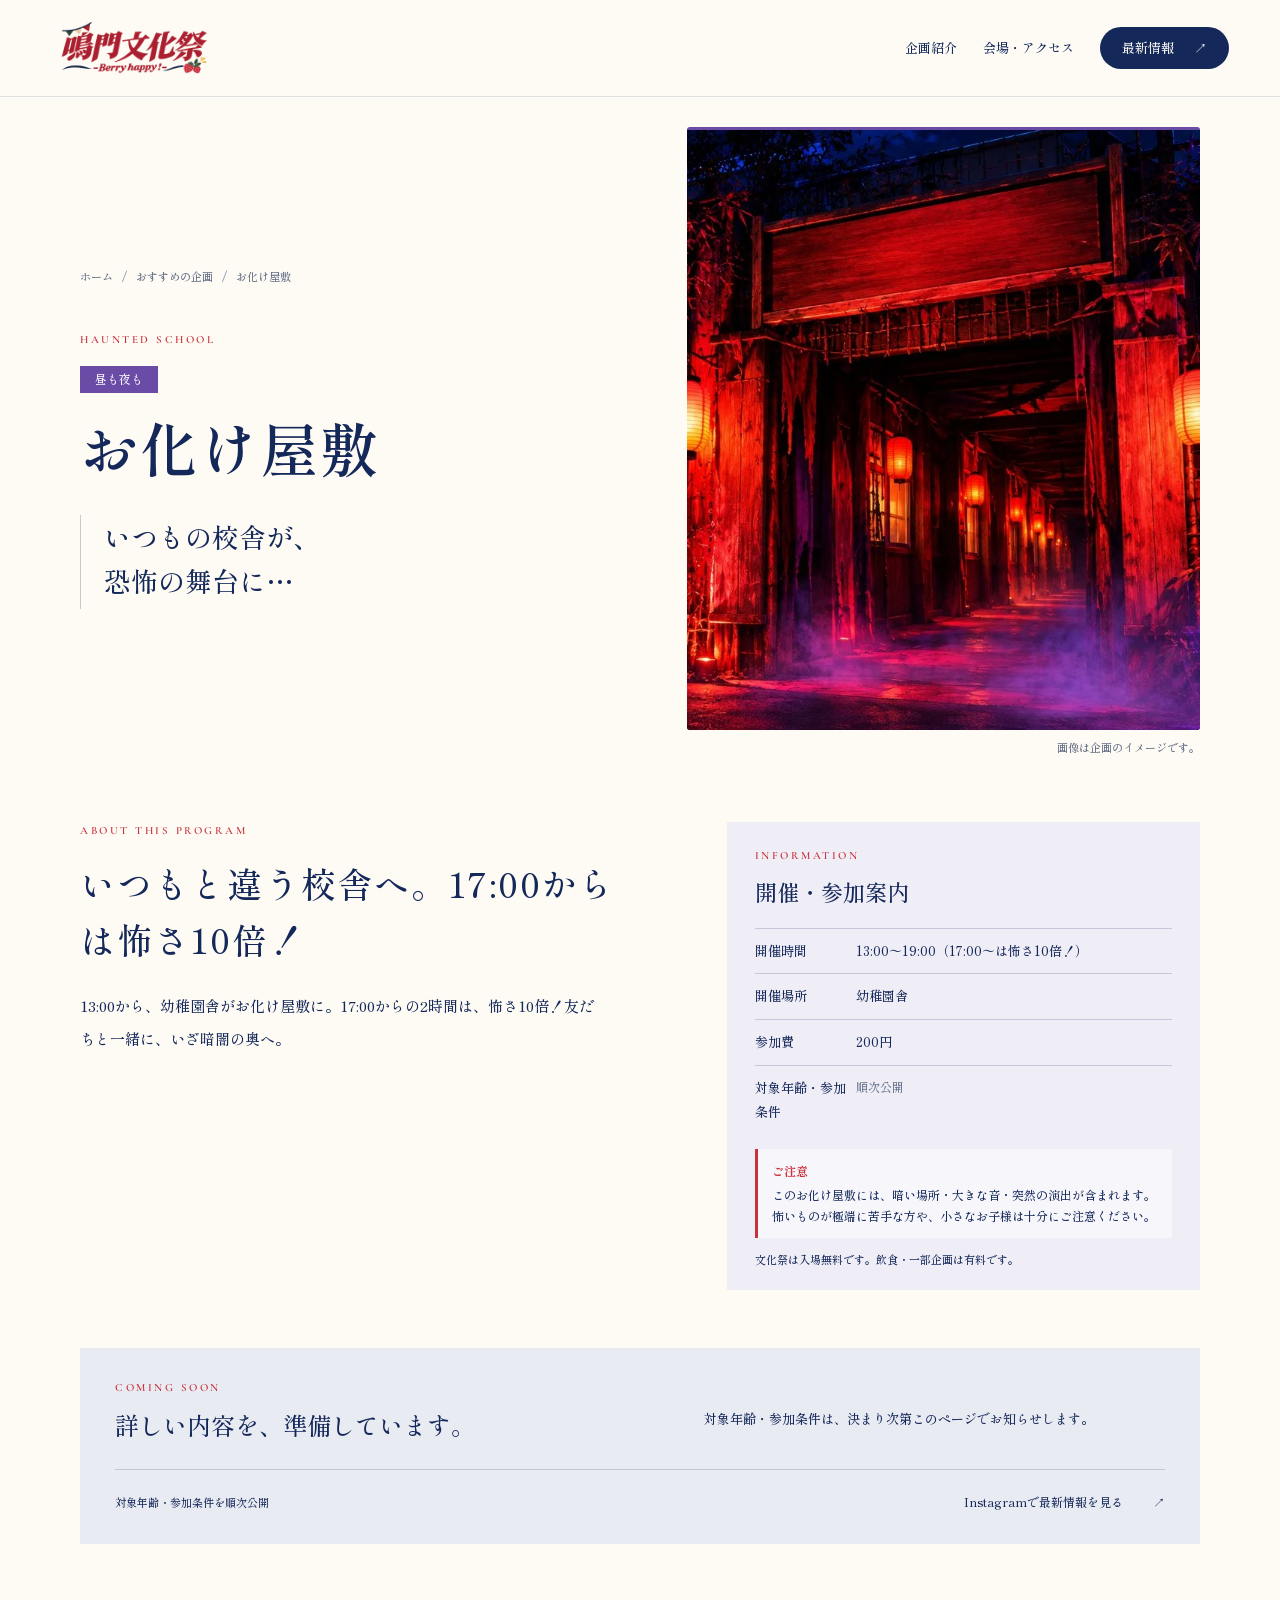
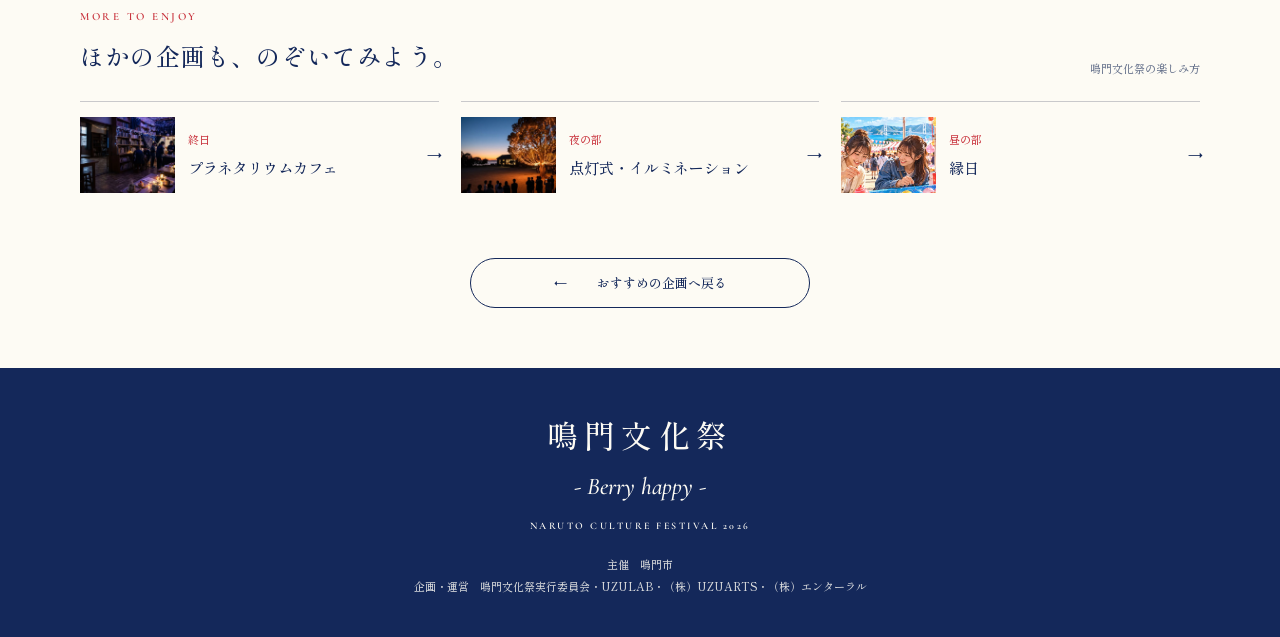
<file: kikaku/index.html>
<!doctype html>
<html lang="ja">
<head>
  <meta charset="utf-8">
  <meta name="viewport" content="width=device-width, initial-scale=1">
  <!-- 企画ページ。晴菜さんの共通フォーマット（2026-11-17）を組み込んだもの。どの企画を出すかは ?program=… で選ぶ。中身は ../assets/kikaku.js -->
  <title>企画紹介｜鳴門文化祭</title>
  <meta name="description" content="鳴門市主催の文化祭「鳴門文化祭 -Berry happy-」の企画紹介。2026年12月5日（土）、鳴門市北灘町のTODAベリーファーム（旧北灘西小学校）で開催。入場無料。">
  <!-- 正規のURL（canonical）と説明文は、programs.js が企画ごとに書き換える（2026-11-19、検索向け） -->
  <link rel="canonical" href="https://naruto-bunkasai.github.io/kikaku/">
  <meta name="theme-color" content="#14285A">
  <meta property="og:type" content="website">
  <meta property="og:title" content="企画紹介｜鳴門文化祭 -Berry happy-">
  <meta property="og:description" content="2026年12月5日（土）TODAベリーファーム（旧北灘西小学校）で開催。入場無料。">
  <meta property="og:image" content="https://naruto-bunkasai.github.io/assets/img/ogp.jpg">
  <meta name="twitter:card" content="summary_large_image">
  <link rel="icon" href="data:image/svg+xml,%3Csvg xmlns='http://www.w3.org/2000/svg' viewBox='0 0 64 64'%3E%3Cpath d='M32 58C18 50 8 38 10 26c1-8 9-12 22-12s21 4 22 12c2 12-8 24-22 32z' fill='%23C8323C'/%3E%3Cpath d='M20 16c4-6 8-6 12-2 4-4 8-4 12 2-6 3-18 3-24 0z' fill='%235E9B4F'/%3E%3C/svg%3E">
  <link rel="stylesheet" href="style.css">
  <script src="../assets/kikaku.js" defer></script>
  <script src="programs.js" defer></script>
</head>
<body>
  <div id="festival-page">
    <header class="site-header">
      <a class="wordmark" href="../"><img src="../assets/img/logo.webp" alt="鳴門文化祭 -Berry happy!-" width="720" height="240"></a>
      <nav aria-label="メインメニュー">
        <a class="nav-plain" href="../#pickup">企画紹介</a>
        <a class="nav-plain" href="../#access">会場・アクセス</a>
        <a class="nav-line" href="../#access">アクセス</a>
        <a class="nav-pill" href="../#news">最新情報 <span aria-hidden="true">↗</span></a>
      </nav>
    </header>
    <main>
      <div class="top-layout wrap">
      <div class="page-intro wrap">
        <nav class="breadcrumbs" aria-label="現在位置">
          <a href="../">ホーム</a>
          <span aria-hidden="true">/</span>
          <a href="../#pickup">おすすめの企画</a>
          <span aria-hidden="true">/</span>
          <span id="breadcrumb-title" aria-current="page"></span>
        </nav>
        <div class="title-row">
          <div class="title-block">
            <p class="eyebrow" id="program-english"></p>
            <p class="tag" id="program-tag"></p>
            <h1 id="program-title"></h1>
          </div>
          <p class="hero-catch" id="program-catch"></p>
        </div>
      </div>
      <figure class="hero wrap">
        <div class="hero-image"><img id="program-image" src="" alt="" width="800" height="1071"></div>
        <figcaption>画像は企画のイメージです。</figcaption>
      </figure>
      </div>
      <!-- 2026-11-27：タイムテーブル（timetable を持つ企画だけ出す。いまはステージ） -->
      <section class="timetable wrap" id="timetable" aria-labelledby="timetable-heading" hidden>
        <p class="eyebrow">TIME TABLE</p>
        <h2 id="timetable-heading">タイムテーブル</h2>
        <ol class="tt-list" id="timetable-list"></ol>
        <p class="tt-note">※時間や内容は、当日までに変わることがあります。</p>
      </section>
      <section class="overview wrap" aria-labelledby="about-heading">
        <div class="about">
          <p class="eyebrow">ABOUT THIS PROGRAM</p>
          <h2 id="about-heading"></h2>
          <p class="body-copy" id="program-description"></p>
        </div>
        <section class="information" aria-labelledby="information-heading">
          <p class="eyebrow">INFORMATION</p>
          <h2 id="information-heading">開催・参加案内</h2>
          <dl id="program-information"></dl>
          <div class="caution" id="program-caution" role="note" hidden><p class="caution-h">ご注意</p><p id="program-caution-text"></p></div>
          <p class="fee-note">文化祭は入場無料です。飲食・一部企画は有料です。</p>
        </section>
      </section>
      <section class="coming wrap" aria-labelledby="coming-heading">
        <p class="eyebrow">COMING SOON</p>
        <div class="coming-row">
          <h2 id="coming-heading">詳しい内容を、準備しています。</h2>
          <p id="coming-description"></p>
        </div>
        <div class="coming-bottom"><span id="coming-status"></span><a href="https://www.instagram.com/naruto_bunkasai/" target="_blank" rel="noopener noreferrer">Instagramで最新情報を見る <span aria-hidden="true">↗</span></a></div>
      </section>
      <section class="other wrap" aria-labelledby="other-heading">
        <div class="other-heading"><div><p class="eyebrow">MORE TO ENJOY</p><h2 id="other-heading">ほかの企画も、のぞいてみよう。</h2></div><span>鳴門文化祭の楽しみ方</span></div>
        <div class="related-list" id="related-list"></div>
      </section>
      <div class="return wrap"><a href="../#pickup"><span aria-hidden="true">←</span> おすすめの企画へ戻る</a></div>
    </main>
    <footer class="site-footer"><p>鳴門文化祭</p><i>- Berry happy -</i><small>NARUTO CULTURE FESTIVAL 2026</small><span class="org">主催　鳴門市<br>企画・運営　鳴門文化祭実行委員会・UZULAB・（株）UZUARTS・（株）エンターラル</span></footer>
  </div>
<!-- アクセス解析：Cloudflare Web Analytics（Cookieを使わない。サイト naruto-bunkasai.github.io、2026-11-17登録） -->
<!-- 本番のURLで開いたときだけ読み込む（確認用URLでの確認は数えない） -->
<script>
  if (location.hostname === "naruto-bunkasai.github.io") {
    const s = document.createElement("script");
    s.defer = true; s.src = "https://static.cloudflareinsights.com/beacon.min.js";
    s.setAttribute("data-cf-beacon", '{"token": "37c362f5c2854128810d40542394ef0d"}');
    document.body.appendChild(s);
  }
</script>
</body>
</html>
</file>
<file: kikaku/style.css>
@import url('https://fonts.googleapis.com/css2?family=Cormorant+Garamond:ital,wght@0,600;1,500&family=Shippori+Mincho:wght@500;600;700&display=swap');
:root {
  color-scheme: light;
  --paper: #fdfbf4;
  --ink: #14285a;
  --red: #c8323c;
  --line: #c9c9cb;
  --soft: #f6e3e3;
  --tint: #f6eee0;
  --mincho: "Shippori Mincho", "Hiragino Mincho ProN", "Yu Mincho", serif;
  --english: "Cormorant Garamond", Georgia, serif;
}
* { box-sizing: border-box; }
body { margin: 0; background: var(--paper); color: var(--ink); font: 500 15px/1.9 var(--mincho); }
a { color: inherit; text-underline-offset: 5px; }
button, select { font: inherit; }
a:focus-visible, select:focus-visible { outline: 2px solid var(--red); outline-offset: 5px; }
.preview-bar { display: flex; align-items: center; flex-wrap: wrap; gap: 8px 24px; background: #e9edf2; padding: 12px 5%; font: 400 13px/1.5 sans-serif; }
.preview-bar label { display: flex; align-items: center; flex-wrap: wrap; gap: 10px; }
.preview-bar select { padding: 8px 12px; max-width: 100%; color: var(--ink); border: 1px solid #aab3c6; border-radius: 5px; background: #fff; }
.preview-label { font-weight: 600; }
.preview-caption { color: #52617c; }
.preview-bar[hidden] { display: none; }
.site-header { display: flex; align-items: center; justify-content: space-between; gap: 22px; padding: 22px 4%; min-height: 88px; border-bottom: 1px solid #14285a20; }
.wordmark { font-size: 28px; font-weight: 600; letter-spacing: .18em; text-decoration: none; white-space: nowrap; }
.site-header nav { display: flex; align-items: center; gap: 26px; font-size: 13px; }
.site-header nav a { text-decoration: none; }
.nav-pill { display: flex; align-items: center; justify-content: space-between; gap: 20px; background: var(--ink); color: var(--paper); border-radius: 99px; padding: 9px 22px; }
.wrap { width: min(1120px, 89%); margin-inline: auto; }
.top-layout { display:grid; grid-template-columns:minmax(0,1fr) minmax(0,.95fr); gap:6%; padding-top:30px; align-items:center; }
.top-layout > .wrap { width:100%; }
.breadcrumbs { display: flex; align-items: baseline; gap: 9px; flex-wrap: wrap; font-size: 11px; color: #5e6982; padding-top: 24px; }
.breadcrumbs a { text-decoration: none; }
.title-row { display: grid; grid-template-columns:minmax(0,1fr); gap: 28px; padding: 44px 0 34px; }
.eyebrow { font: 600 11px/1.6 var(--english); color: var(--red); letter-spacing: .23em; margin: 0 0 15px; }
.tag { display: inline-block; background: var(--soft); font-size: 12px; padding: 2px 15px; margin: 0 0 14px; }
h1, h2, p, figure { margin-block: 0; }
h1 { font-weight: 600; letter-spacing: .035em; font-size: clamp(31px,4.6vw,58px); line-height: 1.38; word-break: keep-all; overflow-wrap: anywhere; }
.hero-catch { font-size: clamp(18px,2.5vw,27px); line-height: 1.65; padding: 0 0 5px 23px; border-left: 1px solid var(--line); }
.hero-image { background: var(--soft); overflow: hidden; border-radius: 3px; aspect-ratio: .85; max-height:640px; }
.hero-image img { display: block; width: 100%; height: 100%; object-fit: cover; object-position: var(--image-position, center 48%); }
figcaption { text-align: right; margin-top: 7px; color: #5e6982; font-size: 11px; }
.overview { display: grid; grid-template-columns: minmax(0,1.2fr) minmax(0,1fr); gap: 7%; padding: 64px 0 58px; align-items: start; }
.about h2 { font-size: clamp(25px,3vw,35px); line-height: 1.6; font-weight: 500; letter-spacing: .05em; margin-bottom: 22px; }
.body-copy { max-width: 35em; line-height: 2.2; }
.information { padding: 25px 28px 20px; background: var(--tint); }
.information .eyebrow { margin-bottom: 6px; }
.information h2 { font-size: 22px; font-weight: 500; margin-bottom: 15px; }
.information dl { margin: 0; }
.information dl > div { display: grid; grid-template-columns: 7em minmax(0,1fr); gap: 10px; border-top: 1px solid #14285a30; padding: 10px 0; font-size: 13px; }
.information dd { margin: 0; }
.pending { color: #65718b; font-size: 12px; }
.fee-note { font-size: 11px; margin-top: 12px; line-height: 1.8; }
.caution { margin-top: 14px; padding: 11px 14px; border-left: 3px solid #C8323C; background: #ffffff8c; font-size: 12px; line-height: 1.8; }
.caution-h { font-weight: 700; color: #C8323C; margin-bottom: 2px; }
.caution[hidden] { display: none; }
/* 2026-11-27：タイムテーブル。ご高齢の方にも読めるよう、ゴシックの太字で大きく */
.timetable { margin-top: 48px; padding: 30px 34px 26px; background: #fff; border: 2px solid var(--ink); border-radius: 6px; }
.timetable[hidden] { display: none; }
.timetable .eyebrow { margin-bottom: 4px; }
.timetable h2 { font-size: clamp(26px,3.2vw,34px); font-weight: 700; letter-spacing: .06em; margin-bottom: 16px; }
.tt-list { list-style: none; margin: 0; padding: 0; font-family: "Hiragino Sans", "Yu Gothic", "Meiryo", sans-serif; }
.tt-list li { display: grid; grid-template-columns: 200px minmax(0,1fr); gap: 4px 18px; align-items: baseline; padding: 14px 12px; border-top: 1px solid #14285a30; }
.tt-list li:last-child { border-bottom: 1px solid #14285a30; }
.tt-time { font-size: 22px; font-weight: 800; letter-spacing: .02em; font-variant-numeric: tabular-nums; white-space: nowrap; }
.tt-body strong { font-size: 21px; font-weight: 800; }
.tt-body small { display: block; font-size: 16px; font-weight: 700; color: #3d4560; margin-top: 2px; }
.tt-list li.is-candy { background: var(--soft); border-left: 6px solid var(--red); }
.tt-list li.is-candy .tt-time, .tt-list li.is-candy strong { color: var(--red); }
.tt-list li.is-night { color: #3d4560; }
.tt-note { margin-top: 14px; font-size: 15px; font-weight: 700; }
.coming { padding: 31px 35px 25px; background: #e9ebf2; }
.coming .eyebrow { margin-bottom: 10px; }
.coming-row { display: grid; grid-template-columns: 1.2fr 1fr; gap: 35px; }
.coming h2 { font-weight: 500; font-size: 24px; line-height: 1.6; }
.coming-row > p { font-size: 13px; line-height: 2; }
.coming-bottom { display: flex; justify-content: space-between; flex-wrap: wrap; align-items: center; gap: 10px 20px; border-top: 1px solid #14285a30; padding-top: 16px; margin-top: 24px; font-size: 11px; }
.coming-bottom a { font-size: 12px; text-decoration: none; display: inline-flex; align-items: center; gap: 30px; min-height: 33px; }
.other { padding: 64px 0 0; }
.other-heading { display: flex; justify-content: space-between; gap: 20px; align-items: end; margin-bottom: 22px; }
.other-heading h2 { font-weight: 500; font-size: 24px; letter-spacing: .05em; }
.other-heading .eyebrow { margin-bottom: 8px; }
.other-heading > span { font-size: 11px; color: #65718b; }
.related-list { display: grid; grid-template-columns: repeat(3,minmax(0,1fr)); gap: 22px; }
.related { display: grid; grid-template-columns: 95px minmax(0,1fr) 12px; gap: 13px; align-items: center; text-decoration: none; padding: 15px 0; border-top: 1px solid var(--line); }
.related img { display: block; width: 95px; height: 76px; object-fit: cover; }
.related small { display: block; color: var(--red); font-size: 11px; margin-bottom: 4px; }
.related strong { display: block; font-size: 15px; font-weight: 500; line-height: 1.8; word-break: keep-all; overflow-wrap: anywhere; }
.return { text-align: center; padding: 50px 0 60px; }
.return a { text-decoration: none; display: inline-flex; justify-content: center; gap: 30px; align-items: center; min-height: 50px; width: min(340px,100%); border: 1px solid var(--ink); border-radius: 99px; font-size: 13px; }
.site-footer { padding: 38px 20px 40px; color: var(--paper); background: var(--ink); text-align: center; }
.site-footer p { font-size: 31px; letter-spacing: .2em; }
.site-footer i { display: block; font: italic 500 24px/1.8 var(--english); }
.site-footer small { display: block; margin-top: 9px; font: 600 10px/1.8 var(--english); letter-spacing: .25em; }
.is-night { --soft:#15173f; --tint:#efedf5; }
.is-night .tag { background: #6a4ca6; color: white; }
.is-night .hero-image { border-top: 3px solid #6a4ca6; }
.is-day { --soft:#fcf1c9; }
@media(max-width:850px) {
  .site-header nav { gap: 15px; }
  .nav-plain { display: none; }
  .title-row { gap: 25px; }
  .related { grid-template-columns: 70px minmax(0,1fr); gap: 10px; }
  .related img { width:70px; height:64px; }
  .related > span { display:none; }
}
@media(max-width:620px) {
  .preview-bar { gap: 10px; padding: 10px 5%; }
  .preview-caption { display:none; }
  .preview-bar select { font-size:16px; width: 220px; min-height:44px; }
  .site-header { min-height:76px; padding:16px 5%; gap:10px; }
  .wordmark { font-size:23px; letter-spacing:.12em; }
  .nav-pill { padding:8px 15px; gap:14px; font-size:12px; }
  .wrap { width:90%; }
  .top-layout { grid-template-columns:minmax(0,1fr); gap:0; padding-top:0; }
  .breadcrumbs { padding-top:17px; gap:6px; font-size:10px; }
  .title-row { grid-template-columns:minmax(0,1fr); gap:20px; padding:31px 0 25px; }
  .eyebrow { margin-bottom:11px; }
  .tag { margin-bottom:10px; }
  h1 { font-size:34px; letter-spacing:.025em; }
  .hero-catch { padding-left:14px; font-size:21px; }
  .hero-image { aspect-ratio:.95; max-height:500px; }
  .overview { grid-template-columns:minmax(0,1fr); gap:30px; padding:35px 0 36px; }
  .about h2 { font-size:27px; margin-bottom:15px; }
  .body-copy { font-size:14px; line-height:2.1; }
  .information { padding:22px 20px 20px; }
  .timetable { margin-top:32px; padding:22px 16px 20px; }
  .tt-list li { grid-template-columns:minmax(0,1fr); padding:12px 10px; }
  .tt-time { font-size:20px; }
  .tt-body strong { font-size:20px; }
  .information dl > div { grid-template-columns:6em minmax(0,1fr); font-size:12px; }
  .coming { padding:25px 22px 20px; }
  .coming-row { grid-template-columns:minmax(0,1fr); gap:15px; }
  .coming h2 { font-size:23px; }
  .coming-bottom { display:block; margin-top:19px; padding-top:13px; }
  .coming-bottom a { display:flex; margin-top:9px; gap:16px; min-height:44px; }
  .other { padding-top:37px; }
  .other-heading h2 { font-size:22px; }
  .other-heading > span { display:none; }
  .related-list { grid-template-columns:minmax(0,1fr); gap:0; }
  .related { grid-template-columns:90px minmax(0,1fr) 15px; gap:16px; padding:13px 0; }
  .related img { width:90px; height:68px; }
  .related > span { display:block; }
  .return { padding:35px 0 40px; }
}

/* ===== サイトに組み込むときに足したもの（2026-11-17） ===== */
/* ヘッダーの文字のロゴを、晴菜さんのロゴの画像に置き換えた */
.wordmark { display: block; line-height: 0; }
.wordmark img { display: block; height: 52px; width: auto; }
@media (max-width:620px) { .wordmark img { height: 40px; } }
/* 主催・企画運営（チラシの完成版と同じ書き方） */
.site-footer .org { display: block; margin-top: 18px; font-size: 11px; line-height: 2; opacity: .85; }

/* ヘッダーを画面の上に貼り付け、スマホでも「アクセス」を文字のボタンで出す（2026-11-17） */
.site-header { position: sticky; top: 0; z-index: 30; background: rgba(253,251,244,.96); backdrop-filter: blur(6px); }
.nav-line { display: none; text-decoration: none; border: 1px solid var(--ink); border-radius: 99px; padding: 7px 14px; font-size: 12px; }
@media (max-width:850px) { .nav-line { display: block; } }
@media (max-width:620px) { .site-header nav { gap: 8px; } .nav-pill { gap: 8px; } }
</file>
